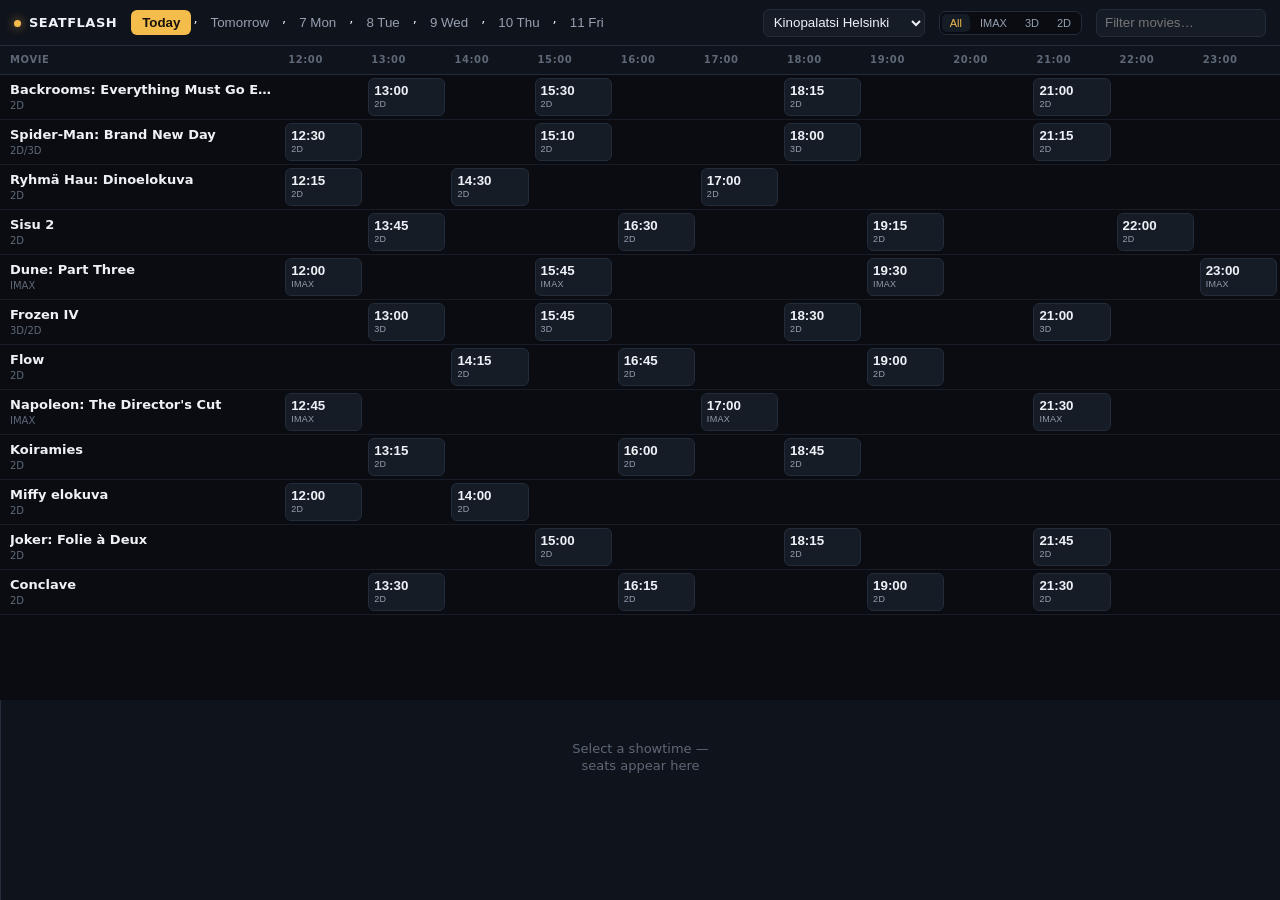
<file: sketches/001-timetable-matrix/index.html>
<!doctype html>
<html lang="en">
<meta charset="utf-8">
<meta name="viewport" content="width=device-width,initial-scale=1">
<title>SeatFlash — Variant A: Timetable</title>
<style>
*{box-sizing:border-box;margin:0;padding:0}
:root{--bg:#0a0c12;--panel:#0f131b;--raised:#161c26;--hover:#1b2230;--line:#232c3a;--soft:#171d28;--text:#eef1f6;--muted:#96a0b1;--dim:#5e6877;--accent:#f3bc4b;--accent-ink:#17120a;--screen:#7fb7e0;--free:#2eaf53;--sold:#34363b;--hold:#d8b94a}
html,body{height:100%}
body{font:13px/1.35 system-ui,-apple-system,"Segoe UI",sans-serif;background:var(--bg);color:var(--text);display:flex;flex-direction:column}
.top{display:flex;align-items:center;gap:14px;padding:0 14px;height:46px;border-bottom:1px solid var(--line);background:var(--panel);flex:0 0 auto}
.brand{font-weight:800;letter-spacing:.5px;white-space:nowrap}.brand i{display:inline-block;width:7px;height:7px;border-radius:50%;background:var(--accent);box-shadow:0 0 10px rgba(243,188,75,.7);margin-right:8px}
.days{display:flex;gap:2px;flex:1;overflow-x:auto;scrollbar-width:none}
.day{border:1px solid transparent;background:transparent;color:var(--muted);border-radius:6px;padding:4px 10px;cursor:pointer;white-space:nowrap}
.day:hover{background:var(--hover);color:var(--text)}.day.active{background:var(--accent);color:var(--accent-ink);font-weight:600}
.fmt{display:flex;gap:2px;padding:2px;border:1px solid var(--line);border-radius:7px;background:var(--bg)}
.fmt button{border:0;background:transparent;color:var(--muted);border-radius:5px;padding:3px 8px;cursor:pointer;font-size:11px}
.fmt button.active{background:var(--raised);color:var(--accent)}
.top select{height:28px;border:1px solid var(--line);border-radius:6px;background:var(--raised);color:var(--text);padding:0 6px;outline:none}
.top input{height:28px;width:170px;border:1px solid var(--line);border-radius:6px;background:var(--raised);color:var(--text);padding:0 8px;outline:none}
.wrap{flex:1;min-height:0;display:grid;grid-template-columns:1fr;transition:none}
.wrap.docked{grid-template-columns:minmax(0,1fr) 384px}
.matrix{min-width:0;overflow:auto;position:relative}
table{border-collapse:collapse;width:100%}
th,td{text-align:left;padding:0}
thead th{position:sticky;top:0;z-index:3;background:var(--panel);border-bottom:1px solid var(--line);padding:7px 6px;font-size:10px;color:var(--dim);text-transform:uppercase;letter-spacing:.6px;min-width:56px}
th.movie-h{position:sticky;left:0;z-index:4;min-width:190px;max-width:190px;background:var(--panel);padding:7px 10px}
td.movie{position:sticky;left:0;z-index:2;background:var(--bg);min-width:190px;max-width:190px;padding:6px 10px;border-bottom:1px solid var(--soft)}
.movie-name{font-weight:650;white-space:nowrap;overflow:hidden;text-overflow:ellipsis}
.movie-meta{font-size:10px;color:var(--dim)}
td.cell{padding:3px;border-bottom:1px solid var(--soft)}
.time{border:1px solid var(--line);background:var(--raised);border-radius:6px;padding:4px 5px;cursor:pointer;min-height:38px;display:flex;flex-direction:column;gap:1px;align-items:flex-start;width:100%;color:var(--text)}
.time:hover{border-color:var(--accent);background:var(--hover)}
.time .t{font-weight:650;font-variant-numeric:tabular-nums}
.time .f{font-size:9px;color:var(--muted);letter-spacing:.3px}
.time.sold{opacity:.35;text-decoration:line-through;cursor:default}
.time.sold:hover{border-color:var(--line);background:var(--raised)}
td.empty{border-bottom:1px solid var(--soft)}
.dock{min-width:0;border-left:1px solid var(--line);background:var(--panel);display:flex;flex-direction:column;overflow:hidden}
.dock-head{padding:10px 12px;border-bottom:1px solid var(--line)}
.dock-title{font-size:14px;font-weight:700;white-space:nowrap;overflow:hidden;text-overflow:ellipsis}
.dock-sub{font-size:11px;color:var(--muted);margin-top:2px}
.dock-stats{display:flex;gap:12px;margin-top:6px;font-size:11px;color:var(--muted)}
.dock-stats strong{color:var(--text)}
.dock-map{flex:1;overflow:auto;padding:12px 14px 18px;display:grid;place-items:start center}
.placeholder{color:var(--dim);text-align:center;padding:40px 20px}
.screen{height:5px;width:70%;margin:0 auto 6px;border-radius:50%;background:linear-gradient(90deg,transparent,var(--screen) 15% 85%,transparent);box-shadow:0 -6px 18px rgba(127,183,224,.25)}
.screen-label{text-align:center;font-size:9px;letter-spacing:2px;color:var(--dim);margin-bottom:8px}
.area-label{text-align:center;font-size:10px;color:var(--muted);margin:6px 0 4px}
.grid{display:grid;gap:2px;justify-content:center}
.seat{width:10px;height:10px;border-radius:2px;border:0;padding:0;background:var(--sold);cursor:pointer}
.seat.av{background:var(--free)}.seat.held{background:var(--hold)}.seat.wc{border-radius:50%}
.seat:hover{transform:scale(1.6);box-shadow:0 0 0 2px var(--bg)}
.legend{display:flex;justify-content:center;gap:12px;margin-top:10px;font-size:10px;color:var(--muted)}
.dot{display:inline-block;width:8px;height:8px;border-radius:2px;margin-right:4px;vertical-align:-1px}
</style>
<div class="top">
  <div class="brand"><i></i>SEATFLASH</div>
  <div class="days" id="days"></div>
  <select id="cinema"><option>Kinopalatsi Helsinki</option><option>Tennispalatsi Helsinki</option><option>Itis Helsinki</option><option>Flamingo Vantaa</option><option>Sello Espoo</option><option>Plevna Tampere</option></select>
  <div class="fmt" id="fmt"><button data-f="All" class="active">All</button><button data-f="IMAX">IMAX</button><button data-f="3D">3D</button><button data-f="2D">2D</button></div>
  <input id="q" placeholder="Filter movies…">
</div>
<div class="wrap" id="wrap">
  <div class="matrix"><table id="tbl"></table></div>
  <aside class="dock" id="dock">
    <div class="placeholder" id="dockPh">Select a showtime —<br>seats appear here</div>
    <div id="dockBody" style="display:none">
      <div class="dock-head">
        <div class="dock-title" id="dTitle"></div>
        <div class="dock-sub" id="dSub"></div>
        <div class="dock-stats" id="dStats"></div>
      </div>
      <div class="dock-map" id="dMap"></div>
    </div>
  </aside>
</div>
<script>
const HOURS=[12,13,14,15,16,17,18,19,20,21,22,23];
const MOVIES=[
 ["Backrooms: Everything Must Go Edition",[["13:00","2D"],["15:30","2D"],["18:15","2D"],["21:00","2D"]]],
 ["Spider-Man: Brand New Day",[["12:30","2D"],["15:10","2D"],["18:00","3D"],["21:15","2D"]]],
 ["Ryhmä Hau: Dinoelokuva",[["12:15","2D"],["14:30","2D"],["17:00","2D"]]],
 ["Sisu 2",[["13:45","2D"],["16:30","2D"],["19:15","2D"],["22:00","2D"]]],
 ["Dune: Part Three",[["12:00","IMAX"],["15:45","IMAX"],["19:30","IMAX"],["23:00","IMAX"]]],
 ["Frozen IV",[["13:00","3D"],["15:45","3D"],["18:30","2D"],["21:00","3D"]]],
 ["Flow",[["14:15","2D"],["16:45","2D"],["19:00","2D"]]],
 ["Napoleon: The Director's Cut",[["12:45","IMAX"],["17:00","IMAX"],["21:30","IMAX"]]],
 ["Koiramies",[["13:15","2D"],["16:00","2D"],["18:45","2D"]]],
 ["Miffy elokuva",[["12:00","2D"],["14:00","2D"]]],
 ["Joker: Folie à Deux",[["15:00","2D"],["18:15","2D"],["21:45","2D"]]],
 ["Conclave",[["13:30","2D"],["16:15","2D"],["19:00","2D"],["21:30","2D"]]],
];
const fmtAll=()=>document.querySelector("#fmt .active").dataset.f;
function renderDays(){const names=["Today","Tomorrow"],el=document.querySelector("#days");el.innerHTML=Array.from({length:7},(_,i)=>{const d=new Date();d.setDate(d.getDate()+i);const l=names[i]||d.toLocaleDateString("en",{weekday:"short",day:"numeric"});return `<button class="day ${i===0?'active':''}">${l}</button>`})}
function render(){
  const q=document.querySelector("#q").value.toLowerCase(),fmt=fmtAll();
  const rows=MOVIES.filter(m=>m[0].toLowerCase().includes(q));
  const cells=h=>HOURS.map(hh=>{
    const t=(m,hour)=>m[1].find(x=>{const n=parseInt(x[0]);return n>=hour&&n<hour+60});
    return t(h,h);
  });
  let html=`<thead><tr><th class="movie-h">Movie</th>${HOURS.map(h=>`<th>${h}:00</th>`).join("")}</tr></thead><tbody>`;
  for(const [name,times] of rows){
    const f=times.map(t=>t[1]).filter((v,i,a)=>a.indexOf(v)===i).join("/")||"2D";
    html+=`<tr><td class="movie"><div class="movie-name">${name}</div><div class="movie-meta">${f}</div></td>`;
    for(const h of HOURS){
      const t=times.find(x=>parseInt(x[0])===h);
      html+=`<td class="cell">${t?`<button class="time" data-t="${t[0]}" data-f="${t[1]}"><span class="t">${t[0]}</span><span class="f">${t[1]}</span></button>`:""}</td>`;
    }
    html+=`</tr>`;
  }
  document.querySelector("#tbl").innerHTML=html+"</tbody>";
}
function seatmap(id){
  const cols=14,rows=8,el=document.createElement("div");
  let n=0;const seed=id.split("").reduce((a,c)=>a+c.charCodeAt(0),0);
  const rnd=()=>{const x=Math.sin(n++*seed)*10000;return x-Math.floor(x)};
  const grid=document.createElement("div");grid.className="grid";grid.style.gridTemplateColumns=`repeat(${cols},10px)`;
  let av=0;
  for(let r=0;r<rows;r++)for(let c=0;c<cols;c++){
    const rv=rnd(),wc=(c===0||c===cols-1)&&r%3===0;
    const cls=wc?"wc":rv<.72?"av":rv<.9?"":"held";
    if(cls==="av")av++;
    const b=document.createElement("button");b.className=`seat ${cls}`;grid.appendChild(b);
  }
  const wrap=document.createElement("div");wrap.style.minWidth="min-content";
  wrap.innerHTML=`<div class="screen"></div><div class="screen-label">SCREEN</div><div class="area-label">Katsomo</div>`;
  wrap.appendChild(grid);
  wrap.innerHTML+=`<div class="legend"><span><i class="dot" style="background:var(--free)"></i>Available</span><span><i class="dot" style="background:var(--sold)"></i>Unavailable</span><span><i class="dot" style="background:var(--hold)"></i>Held</span></div>`;
  return [wrap,av];
}
document.querySelector("#tbl").onclick=e=>{
  const b=e.target.closest(".time");if(!b)return;
  const tr=b.closest("tr"),name=tr.querySelector(".movie-name").textContent;
  document.querySelector("#dockPh").style.display="none";
  document.querySelector("#dockBody").style.display="block";
  document.querySelector("#dTitle").textContent=name;
  document.querySelector("#dSub").textContent=`${document.querySelector("#cinema").value} · ${b.dataset.f} · ${b.dataset.t}`;
  const [map,av]=seatmap(b.dataset.t+name);
  document.querySelector("#dMap").innerHTML="";document.querySelector("#dMap").appendChild(map);
  document.querySelector("#dStats").innerHTML=`<span><strong>${av}</strong> free</span><span><strong>${Math.round(av/(14*8)*100)}%</strong> open</span>`;
  document.querySelector("#wrap").classList.add("docked");
};
document.querySelector("#q").oninput=render;
document.querySelector("#fmt").onclick=e=>{const b=e.target.closest("button");if(!b)return;document.querySelectorAll("#fmt button").forEach(x=>x.classList.toggle("active",x===b));render()};
renderDays();render();
</script>
</html>
</file>
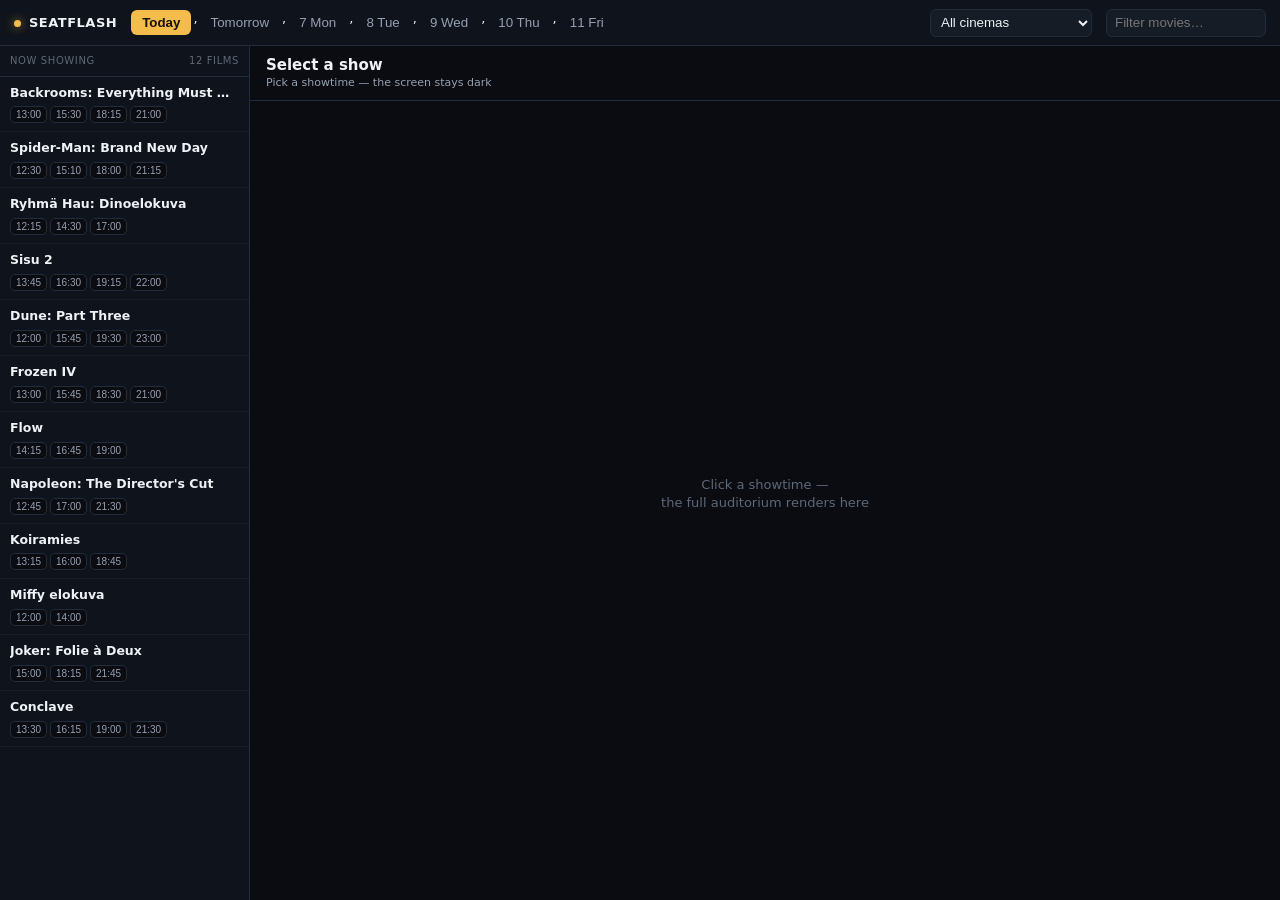
<file: sketches/002-seat-first-split/index.html>
<!doctype html>
<html lang="en">
<meta charset="utf-8">
<meta name="viewport" content="width=device-width,initial-scale=1">
<title>SeatFlash — Variant B: Seat-first</title>
<style>
*{box-sizing:border-box;margin:0;padding:0}
:root{--bg:#0a0c12;--panel:#0f131b;--raised:#161c26;--hover:#1b2230;--line:#232c3a;--soft:#171d28;--text:#eef1f6;--muted:#96a0b1;--dim:#5e6877;--accent:#f3bc4b;--accent-ink:#17120a;--screen:#7fb7e0;--free:#2eaf53;--sold:#34363b;--hold:#d8b94a}
html,body{height:100%}
body{font:13px/1.35 system-ui,-apple-system,"Segoe UI",sans-serif;background:var(--bg);color:var(--text);display:flex;flex-direction:column}
.top{display:flex;align-items:center;gap:14px;padding:0 14px;height:46px;border-bottom:1px solid var(--line);background:var(--panel);flex:0 0 auto}
.brand{font-weight:800;letter-spacing:.5px;white-space:nowrap}.brand i{display:inline-block;width:7px;height:7px;border-radius:50%;background:var(--accent);box-shadow:0 0 10px rgba(243,188,75,.7);margin-right:8px}
.days{display:flex;gap:2px;flex:1;overflow-x:auto;scrollbar-width:none}
.day{border:1px solid transparent;background:transparent;color:var(--muted);border-radius:6px;padding:4px 10px;cursor:pointer;white-space:nowrap}
.day:hover{background:var(--hover);color:var(--text)}.day.active{background:var(--accent);color:var(--accent-ink);font-weight:600}
.top select{height:28px;border:1px solid var(--line);border-radius:6px;background:var(--raised);color:var(--text);padding:0 6px;outline:none}
.top input{height:28px;width:160px;border:1px solid var(--line);border-radius:6px;background:var(--raised);color:var(--text);padding:0 8px;outline:none}
.main{flex:1;min-height:0;display:grid;grid-template-columns:250px 1fr}
.rail{min-height:0;border-right:1px solid var(--line);background:var(--panel);display:flex;flex-direction:column}
.rail-head{padding:8px 10px;border-bottom:1px solid var(--line);font-size:10px;color:var(--dim);text-transform:uppercase;letter-spacing:.6px;display:flex;justify-content:space-between;align-items:center}
.rail-list{flex:1;overflow:auto}
.movie{padding:8px 10px;border-bottom:1px solid var(--soft);cursor:pointer}
.movie:hover{background:var(--hover)}
.movie.sel{background:var(--raised);box-shadow:inset 2px 0 0 var(--accent)}
.m-name{font-weight:650;font-size:12.5px;white-space:nowrap;overflow:hidden;text-overflow:ellipsis}
.m-times{display:flex;flex-wrap:wrap;gap:3px;margin-top:5px}
.chip{border:1px solid var(--line);background:var(--bg);color:var(--muted);border-radius:5px;padding:2px 5px;font-size:10px;cursor:pointer}
.chip:hover{color:var(--text);border-color:var(--accent)}
.chip.on{background:var(--accent);color:var(--accent-ink);border-color:var(--accent);font-weight:600}
.chip.sold{opacity:.35;text-decoration:line-through}
.stage{min-width:0;min-height:0;display:flex;flex-direction:column}
.stage-head{display:flex;align-items:center;gap:14px;padding:9px 16px;border-bottom:1px solid var(--line);min-height:50px}
.st-h1{font-size:15px;font-weight:700;white-space:nowrap;overflow:hidden;text-overflow:ellipsis}
.st-h2{font-size:11px;color:var(--muted);margin-top:1px}
.stats{margin-left:auto;display:flex;gap:14px;color:var(--muted);font-size:12px;white-space:nowrap}
.stats strong{color:var(--text);font-weight:700}
.stage-map{flex:1;min-height:0;overflow:auto;display:grid;place-items:center;padding:14px 24px 28px}
.map-inner{min-width:min-content}
.screen{height:6px;width:78%;margin:0 auto 7px;border-radius:50%;background:linear-gradient(90deg,transparent,var(--screen) 15% 85%,transparent);box-shadow:0 -8px 26px rgba(127,183,224,.3)}
.screen-label{text-align:center;font-size:9px;letter-spacing:2.5px;color:var(--dim);margin-bottom:10px}
.area-label{text-align:center;font-size:11px;color:var(--muted);margin:8px 0 5px}
.grid{display:grid;gap:2.5px;justify-content:center}
.seat{width:13px;height:13px;border-radius:3px;border:0;padding:0;background:var(--sold);cursor:pointer}
.seat.av{background:var(--free)}.seat.held{background:var(--hold)}.seat.wc{border-radius:50%}
.seat:hover{transform:scale(1.5);box-shadow:0 0 0 2px var(--bg)}
.rowlab{display:grid;grid-template-columns:18px 1fr;gap:6px;align-items:center;margin:2px 0}
.rl{font-size:9px;text-align:right;color:var(--dim);font-family:ui-monospace,monospace}
.legend{display:flex;justify-content:center;gap:14px;margin-top:12px;font-size:10px;color:var(--muted)}
.dot{display:inline-block;width:8px;height:8px;border-radius:2px;margin-right:4px;vertical-align:-1px}
.placeholder{color:var(--dim);text-align:center;padding:60px 20px}
</style>
<div class="top">
  <div class="brand"><i></i>SEATFLASH</div>
  <div class="days" id="days"></div>
  <select id="cinema"><option>All cinemas</option><option>Kinopalatsi Helsinki</option><option>Tennispalatsi Helsinki</option><option>Itis Helsinki</option><option>Flamingo Vantaa</option></select>
  <input id="q" placeholder="Filter movies…">
</div>
<div class="main">
  <aside class="rail">
    <div class="rail-head"><span>Now showing</span><span id="count"></span></div>
    <div class="rail-list" id="list"></div>
  </aside>
  <section class="stage">
    <div class="stage-head">
      <div style="min-width:0"><div class="st-h1" id="sTitle">Select a show</div><div class="st-h2" id="sSub">Pick a showtime — the screen stays dark</div></div>
      <div class="stats" id="stats"></div>
    </div>
    <div class="stage-map" id="map"><div class="placeholder">Click a showtime —<br>the full auditorium renders here</div></div>
  </section>
</div>
<script>
const MOVIES=[
 ["Backrooms: Everything Must Go Edition","2D",["13:00","15:30","18:15","21:00"]],
 ["Spider-Man: Brand New Day","2D/3D",["12:30","15:10","18:00","21:15"]],
 ["Ryhmä Hau: Dinoelokuva","2D",["12:15","14:30","17:00"]],
 ["Sisu 2","2D",["13:45","16:30","19:15","22:00"]],
 ["Dune: Part Three","IMAX",["12:00","15:45","19:30","23:00"]],
 ["Frozen IV","3D",["13:00","15:45","18:30","21:00"]],
 ["Flow","2D",["14:15","16:45","19:00"]],
 ["Napoleon: The Director's Cut","IMAX",["12:45","17:00","21:30"]],
 ["Koiramies","2D",["13:15","16:00","18:45"]],
 ["Miffy elokuva","2D",["12:00","14:00"]],
 ["Joker: Folie à Deux","2D",["15:00","18:15","21:45"]],
 ["Conclave","2D",["13:30","16:15","19:00","21:30"]],
];
let sel=null;
function renderDays(){const names=["Today","Tomorrow"],el=document.querySelector("#days");el.innerHTML=Array.from({length:7},(_,i)=>{const d=new Date();d.setDate(d.getDate()+i);const l=names[i]||d.toLocaleDateString("en",{weekday:"short",day:"numeric"});return `<button class="day ${i===0?'active':''}">${l}</button>`})}
function render(){
  const q=document.querySelector("#q").value.toLowerCase();
  const rows=MOVIES.filter(m=>m[0].toLowerCase().includes(q));
  document.querySelector("#count").textContent=rows.length+" films";
  document.querySelector("#list").innerHTML=rows.map((m,mi)=>{
    const [name,fmt,times]=m;
    return `<div class="movie ${sel&&sel.mi===mi?'sel':''}" data-mi="${mi}"><div class="m-name">${name}</div><div class="m-times">${times.map(t=>`<button class="chip ${sel&&sel.mi===mi&&sel.t===t?'on':''}" data-mi="${mi}" data-t="${t}">${t}</button>`).join("")}</div></div>`;
  }).join("");
}
function seatmap(id){
  const cols=16,rows=9,grid=document.createElement("div");
  grid.className="grid";grid.style.gridTemplateColumns=`repeat(${cols},13px)`;
  let n=0;const seed=id.split("").reduce((a,c)=>a+c.charCodeAt(0),0);
  const rnd=()=>{const x=Math.sin(n++*seed)*10000;return x-Math.floor(x)};
  let av=0;
  const rowsHtml=[];
  for(let r=0;r<rows;r++){
    const wrap=document.createElement("div");wrap.className="rowlab";
    wrap.innerHTML=`<span class="rl">${r+1}</span>`;
    const rowg=document.createElement("div");rowg.className="grid";rowg.style.gridTemplateColumns=`repeat(${cols},13px)`;
    for(let c=0;c<cols;c++){
      const rv=rnd(),wc=(c===0||c===cols-1)&&r%3===0;
      const cls=wc?"wc":rv<.72?"av":rv<.9?"":"held";
      if(cls==="av")av++;
      const b=document.createElement("button");b.className=`seat ${cls}`;rowg.appendChild(b);
    }
    wrap.appendChild(rowg);grid.appendChild(wrap);
  }
  const wrap=document.createElement("div");wrap.className="map-inner";
  wrap.innerHTML=`<div class="screen"></div><div class="screen-label">SCREEN</div><div class="area-label">Katsomo</div>`;
  wrap.appendChild(grid);
  wrap.innerHTML+=`<div class="legend"><span><i class="dot" style="background:var(--free)"></i>Available</span><span><i class="dot" style="background:var(--sold)"></i>Unavailable</span><span><i class="dot" style="background:var(--hold)"></i>Held</span></div>`;
  return [wrap,av];
}
function load(mi,t){
  const [name,fmt,times]=MOVIES[mi];
  sel={mi,t};
  render();
  document.querySelector("#sTitle").textContent=name;
  document.querySelector("#sSub").textContent=`${document.querySelector("#cinema").value} · ${fmt} · ${t}`;
  const [map,av]=seatmap(t+name);
  const m=document.querySelector("#map");m.innerHTML="";m.appendChild(map);
  document.querySelector("#stats").innerHTML=`<span><strong>${av}</strong> free</span><span><strong>${Math.round(av/(16*9)*100)}%</strong> open</span>`;
}
document.querySelector("#list").onclick=e=>{
  const chip=e.target.closest(".chip");
  if(chip)return load(+chip.dataset.mi,chip.dataset.t);
  const mv=e.target.closest(".movie");
  if(mv){const mi=+mv.dataset.mi;if(sel&&sel.mi===mi)return;load(mi,MOVIES[mi][2][0])}
};
document.querySelector("#q").oninput=render;
renderDays();render();
</script>
</html>
</file>
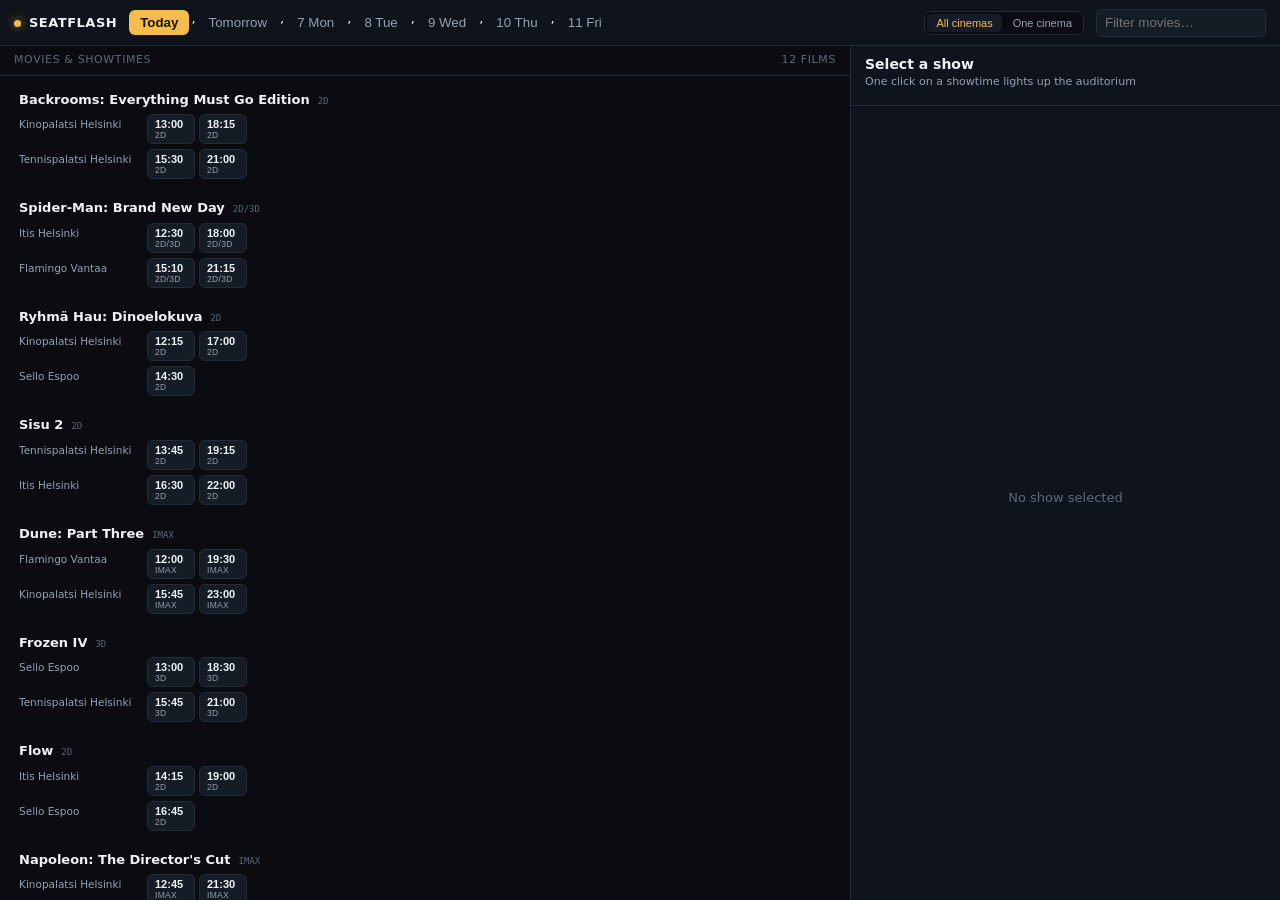
<file: sketches/003-unified-hybrid/index.html>
<!doctype html>
<html lang="en">
<meta charset="utf-8">
<meta name="viewport" content="width=device-width,initial-scale=1">
<title>SeatFlash — Variant C: Unified</title>
<style>
*{box-sizing:border-box;margin:0;padding:0}
:root{--bg:#0a0c12;--panel:#0f131b;--raised:#161c26;--hover:#1b2230;--line:#232c3a;--soft:#171d28;--text:#eef1f6;--muted:#96a0b1;--dim:#5e6877;--accent:#f3bc4b;--accent-ink:#17120a;--screen:#7fb7e0;--free:#2eaf53;--sold:#34363b;--hold:#d8b94a}
html,body{height:100%}
body{font:13px/1.35 system-ui,-apple-system,"Segoe UI",sans-serif;background:var(--bg);color:var(--text);display:flex;flex-direction:column}
.top{display:flex;align-items:center;gap:12px;padding:0 14px;height:46px;border-bottom:1px solid var(--line);background:var(--panel);flex:0 0 auto}
.brand{font-weight:800;letter-spacing:.5px;white-space:nowrap}.brand i{display:inline-block;width:7px;height:7px;border-radius:50%;background:var(--accent);box-shadow:0 0 10px rgba(243,188,75,.7);margin-right:8px}
.days{display:flex;gap:2px;flex:1;overflow-x:auto;scrollbar-width:none}
.day{border:1px solid transparent;background:transparent;color:var(--muted);border-radius:6px;padding:4px 10px;cursor:pointer;white-space:nowrap}
.day:hover{background:var(--hover);color:var(--text)}.day.active{background:var(--accent);color:var(--accent-ink);font-weight:600}
.ctl{display:flex;gap:2px;padding:2px;border:1px solid var(--line);border-radius:7px;background:var(--bg)}
.ctl button{border:0;background:transparent;color:var(--muted);border-radius:5px;padding:3px 9px;cursor:pointer;font-size:11px}
.ctl button.active{background:var(--raised);color:var(--accent)}
.top input{height:28px;width:170px;border:1px solid var(--line);border-radius:6px;background:var(--raised);color:var(--text);padding:0 8px;outline:none}
.main{flex:1;min-height:0;display:grid;grid-template-columns:minmax(0,1fr) 430px}
.list{min-width:0;min-height:0;display:flex;flex-direction:column}
.list-head{display:flex;align-items:center;justify-content:space-between;padding:7px 14px;border-bottom:1px solid var(--line);font-size:11px;color:var(--dim);text-transform:uppercase;letter-spacing:.6px;flex:0 0 auto}
.rows{flex:1;overflow:auto;padding:6px 8px}
.movie{padding:8px 10px;border:1px solid transparent;border-radius:8px;margin-bottom:2px}
.movie:hover{background:var(--hover)}
.movie.sel{background:var(--raised);border-color:var(--line)}
.m-row{display:flex;align-items:baseline;gap:8px}
.m-name{font-weight:650;white-space:nowrap;overflow:hidden;text-overflow:ellipsis}
.m-fmt{font-size:9px;color:var(--dim);white-space:nowrap;font-family:ui-monospace,monospace}
.cinemas{margin-top:6px;display:flex;flex-direction:column;gap:5px}
.cg{display:grid;grid-template-columns:120px 1fr;gap:8px;align-items:start}
.cg-name{font-size:10.5px;color:var(--muted);padding-top:3px;white-space:nowrap;overflow:hidden;text-overflow:ellipsis}
.cg-times{display:flex;flex-wrap:wrap;gap:4px}
.chip{border:1px solid var(--line);background:var(--raised);border-radius:6px;padding:3px 7px;cursor:pointer;font-size:11px;display:inline-flex;flex-direction:column;align-items:flex-start;gap:0;min-width:48px;color:var(--text)}
.chip:hover{border-color:var(--accent)}
.chip.on{background:#3c3118;border-color:rgba(243,188,75,.55)}
.chip .t{font-weight:650;font-variant-numeric:tabular-nums}
.chip .f{font-size:8.5px;color:var(--muted);letter-spacing:.3px}
.chip.on .f{color:#e8c87f}
.chip.sold{opacity:.35;text-decoration:line-through}
.seatpane{min-width:0;min-height:0;border-left:1px solid var(--line);background:var(--panel);display:flex;flex-direction:column}
.seat-head{padding:9px 14px;border-bottom:1px solid var(--line);min-height:50px}
.sh1{font-size:14px;font-weight:700;white-space:nowrap;overflow:hidden;text-overflow:ellipsis}
.sh2{font-size:11px;color:var(--muted);margin-top:1px}
.stats{display:flex;gap:14px;margin-top:6px;font-size:11px;color:var(--muted)}
.stats strong{color:var(--text)}
.seat-map{flex:1;min-height:0;overflow:auto;display:grid;place-items:start center;padding:12px 16px 22px}
.map-inner{min-width:min-content}
.screen{height:5px;width:75%;margin:0 auto 6px;border-radius:50%;background:linear-gradient(90deg,transparent,var(--screen) 15% 85%,transparent);box-shadow:0 -7px 22px rgba(127,183,224,.28)}
.screen-label{text-align:center;font-size:9px;letter-spacing:2px;color:var(--dim);margin-bottom:8px}
.area-label{text-align:center;font-size:10px;color:var(--muted);margin:6px 0 4px}
.grid{display:grid;gap:2px;justify-content:center}
.seat{width:10px;height:10px;border-radius:2px;border:0;padding:0;background:var(--sold);cursor:pointer}
.seat.av{background:var(--free)}.seat.held{background:var(--hold)}.seat.wc{border-radius:50%}
.seat:hover{transform:scale(1.6);box-shadow:0 0 0 2px var(--bg)}
.legend{display:flex;justify-content:center;gap:12px;margin-top:10px;font-size:10px;color:var(--muted)}
.dot{display:inline-block;width:8px;height:8px;border-radius:2px;margin-right:4px;vertical-align:-1px}
.placeholder{color:var(--dim);text-align:center;padding:50px 20px;align-self:center}
@media(max-width:1100px){.main{grid-template-columns:1fr}.seatpane{display:none}}
</style>
<div class="top">
  <div class="brand"><i></i>SEATFLASH</div>
  <div class="days" id="days"></div>
  <div class="ctl" id="scope"><button data-s="all" class="active">All cinemas</button><button data-s="one">One cinema</button></div>
  <input id="q" placeholder="Filter movies…">
</div>
<div class="main">
  <section class="list">
    <div class="list-head"><span>Movies &amp; showtimes</span><span id="count"></span></div>
    <div class="rows" id="rows"></div>
  </section>
  <aside class="seatpane">
    <div class="seat-head">
      <div class="sh1" id="sTitle">Select a show</div>
      <div class="sh2" id="sSub">One click on a showtime lights up the auditorium</div>
      <div class="stats" id="stats"></div>
    </div>
    <div class="seat-map" id="map"><div class="placeholder">No show selected</div></div>
  </aside>
</div>
<script>
const CINEMAS=["Kinopalatsi Helsinki","Tennispalatsi Helsinki","Itis Helsinki","Flamingo Vantaa","Sello Espoo"];
const DATA=[
 ["Backrooms: Everything Must Go Edition","2D",{"Kinopalatsi Helsinki":["13:00","18:15"],"Tennispalatsi Helsinki":["15:30","21:00"]}],
 ["Spider-Man: Brand New Day","2D/3D",{"Itis Helsinki":["12:30","18:00"],"Flamingo Vantaa":["15:10","21:15"]}],
 ["Ryhmä Hau: Dinoelokuva","2D",{"Kinopalatsi Helsinki":["12:15","17:00"],"Sello Espoo":["14:30"]}],
 ["Sisu 2","2D",{"Tennispalatsi Helsinki":["13:45","19:15"],"Itis Helsinki":["16:30","22:00"]}],
 ["Dune: Part Three","IMAX",{"Flamingo Vantaa":["12:00","19:30"],"Kinopalatsi Helsinki":["15:45","23:00"]}],
 ["Frozen IV","3D",{"Sello Espoo":["13:00","18:30"],"Tennispalatsi Helsinki":["15:45","21:00"]}],
 ["Flow","2D",{"Itis Helsinki":["14:15","19:00"],"Sello Espoo":["16:45"]}],
 ["Napoleon: The Director's Cut","IMAX",{"Kinopalatsi Helsinki":["12:45","21:30"],"Flamingo Vantaa":["17:00"]}],
 ["Koiramies","2D",{"Tennispalatsi Helsinki":["13:15","18:45"],"Itis Helsinki":["16:00"]}],
 ["Miffy elokuva","2D",{"Sello Espoo":["12:00"],"Flamingo Vantaa":["14:00"]}],
 ["Joker: Folie à Deux","2D",{"Kinopalatsi Helsinki":["15:00","21:45"],"Itis Helsinki":["18:15"]}],
 ["Conclave","2D",{"Tennispalatsi Helsinki":["13:30","19:00"],"Sello Espoo":["16:15","21:30"]}],
];
let sel=null;
function renderDays(){const names=["Today","Tomorrow"],el=document.querySelector("#days");el.innerHTML=Array.from({length:7},(_,i)=>{const d=new Date();d.setDate(d.getDate()+i);const l=names[i]||d.toLocaleDateString("en",{weekday:"short",day:"numeric"});return `<button class="day ${i===0?'active':''}">${l}</button>`})}
function render(){
  const q=document.querySelector("#q").value.toLowerCase(),one=document.querySelector("#scope .active").dataset.s==="one";
  const rows=DATA.filter(m=>m[0].toLowerCase().includes(q));
  document.querySelector("#count").textContent=rows.length+" films";
  document.querySelector("#rows").innerHTML=rows.map((m,mi)=>{
    const [name,fmt,byCin]=m;
    const groups=one?{"":Object.values(byCin).flat().map(t=>[t,fmt])}:Object.entries(byCin);
    return `<div class="movie ${sel&&sel.mi===mi?'sel':''}" data-mi="${mi}"><div class="m-row"><span class="m-name">${name}</span><span class="m-fmt">${fmt}</span></div><div class="cinemas">${groups.map(([cn,times])=>`<div class="cg"><div class="cg-name">${cn||""}</div><div class="cg-times">${times.map((t,ti)=>{const tt=Array.isArray(t)?t[0]:t,ff=Array.isArray(t)?t[1]:fmt;return `<button class="chip ${sel&&sel.mi===mi&&sel.c===cn&&sel.t===tt?'on':''}" data-mi="${mi}" data-c="${cn}" data-t="${tt}" data-f="${ff}"><span class="t">${tt}</span><span class="f">${ff}</span></button>`}).join("")}</div></div>`).join("")}</div></div>`;
  }).join("");
}
function seatmap(id){
  const cols=14,rows=8,grid=document.createElement("div");
  grid.className="grid";grid.style.gridTemplateColumns=`repeat(${cols},10px)`;
  let n=0;const seed=id.split("").reduce((a,c)=>a+c.charCodeAt(0),0);
  const rnd=()=>{const x=Math.sin(n++*seed)*10000;return x-Math.floor(x)};
  let av=0;
  for(let r=0;r<rows;r++)for(let c=0;c<cols;c++){
    const rv=rnd(),wc=(c===0||c===cols-1)&&r%3===0;
    const cls=wc?"wc":rv<.72?"av":rv<.9?"":"held";
    if(cls==="av")av++;
    const b=document.createElement("button");b.className=`seat ${cls}`;grid.appendChild(b);
  }
  const wrap=document.createElement("div");wrap.className="map-inner";
  wrap.innerHTML=`<div class="screen"></div><div class="screen-label">SCREEN</div><div class="area-label">Katsomo</div>`;
  wrap.appendChild(grid);
  wrap.innerHTML+=`<div class="legend"><span><i class="dot" style="background:var(--free)"></i>Available</span><span><i class="dot" style="background:var(--sold)"></i>Unavailable</span><span><i class="dot" style="background:var(--hold)"></i>Held</span></div>`;
  return [wrap,av];
}
function load(mi,c,t,f){
  const [name]=DATA[mi];
  sel={mi,c,t};
  render();
  document.querySelector("#sTitle").textContent=name;
  document.querySelector("#sSub").textContent=`${c||"All cinemas"} · ${f} · ${t}`;
  const [map,av]=seatmap(t+name+c);
  const m=document.querySelector("#map");m.innerHTML="";m.appendChild(map);
  document.querySelector("#stats").innerHTML=`<span><strong>${av}</strong> free</span><span><strong>${Math.round(av/(14*8)*100)}%</strong> open</span>`;
}
document.querySelector("#rows").onclick=e=>{
  const chip=e.target.closest(".chip");
  if(chip)return load(+chip.dataset.mi,chip.dataset.c,chip.dataset.t,chip.dataset.f);
};
document.querySelector("#scope").onclick=e=>{const b=e.target.closest("button");if(!b)return;document.querySelectorAll("#scope button").forEach(x=>x.classList.toggle("active",x===b));render()};
document.querySelector("#q").oninput=render;
renderDays();render();
</script>
</html>
</file>
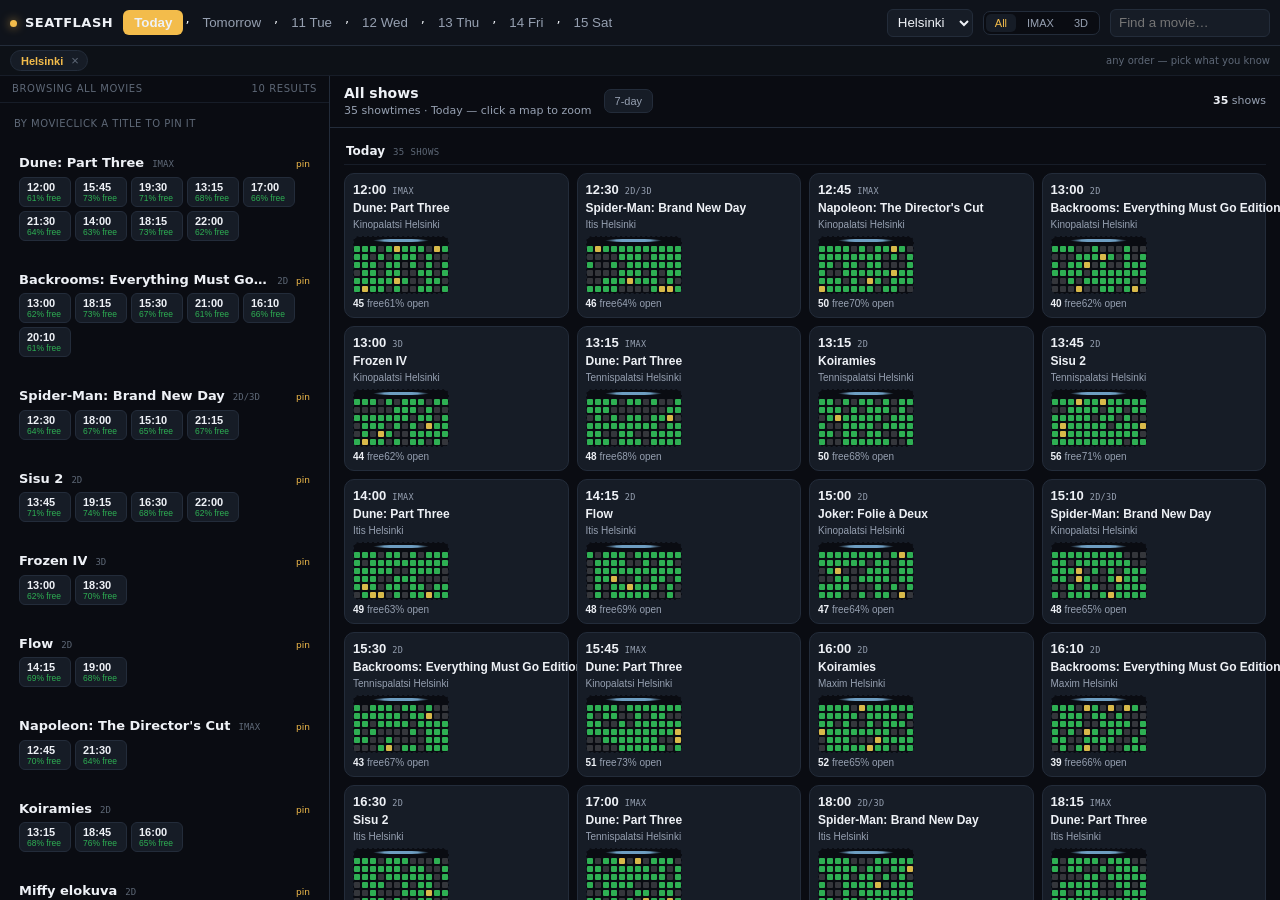
<file: sketches/004-unified-strip/index.html>
<!doctype html>
<html lang="en">
<meta charset="utf-8">
<meta name="viewport" content="width=device-width,initial-scale=1">
<title>SeatFlash — A: Unified strip (grid-default pane)</title>
<style>
*{box-sizing:border-box;margin:0;padding:0}
:root{--bg:#0a0c12;--panel:#0f131b;--raised:#161c26;--hover:#1b2230;--line:#232c3a;--soft:#171d28;--text:#eef1f6;--muted:#96a0b1;--dim:#5e6877;--accent:#f3bc4b;--screen:#7fb7e0;--free:#2eaf53;--sold:#34363b;--hold:#d8b94a;--danger:#ff7c86}
html,body{height:100%}
body{font:13px/1.35 system-ui,-apple-system,"Segoe UI",sans-serif;background:var(--bg);color:var(--text);display:flex;flex-direction:column}
.top{display:flex;align-items:center;gap:10px;padding:0 10px;height:46px;border-bottom:1px solid var(--line);background:var(--panel);flex:0 0 auto}
.brand{font-weight:800;letter-spacing:.5px;white-space:nowrap}.brand i{display:inline-block;width:7px;height:7px;border-radius:50%;background:var(--accent);box-shadow:0 0 10px rgba(243,188,75,.7);margin-right:8px}
.days{display:flex;gap:2px;flex:1;overflow-x:auto;scrollbar-width:none}
.day{border:1px solid transparent;background:transparent;color:var(--muted);border-radius:6px;padding:4px 10px;cursor:pointer;white-space:nowrap}
.day:hover{background:var(--hover);color:var(--text)}.day.active{background:var(--accent);color:var(--accent-ink);font-weight:600}
.ctl{display:flex;gap:2px;padding:2px;border:1px solid var(--line);border-radius:7px;background:var(--bg)}
.ctl button{border:0;background:transparent;color:var(--muted);border-radius:5px;padding:3px 9px;cursor:pointer;font-size:11px}
.ctl button.active{background:var(--raised);color:var(--accent)}
.top select{height:28px;border:1px solid var(--line);border-radius:6px;background:var(--raised);color:var(--text);padding:0 6px;outline:none;max-width:190px}
.top input{height:28px;width:160px;border:1px solid var(--line);border-radius:6px;background:var(--raised);color:var(--text);padding:0 8px;outline:none}
.pins{display:flex;align-items:center;gap:6px;padding:4px 10px;border-bottom:1px solid var(--soft);background:#0d1117;flex:0 0 auto;overflow-x:auto;scrollbar-width:none}
.pins:empty{display:none}
.pin{display:flex;align-items:center;gap:6px;border:1px solid var(--line);background:var(--raised);color:var(--text);border-radius:99px;padding:3px 6px 3px 10px;font-size:11px;cursor:pointer;white-space:nowrap}
.pin b{color:var(--accent);font-weight:600}
.pin .x{color:var(--dim);font-size:13px;line-height:1;padding:0 2px}
.pin .x:hover{color:var(--danger)}
.pins .hint{color:var(--dim);font-size:10px;margin-left:auto;white-space:nowrap}
.main{flex:1;min-height:0;display:grid;grid-template-columns:330px minmax(0,1fr)}
.list{min-width:0;min-height:0;display:flex;flex-direction:column;border-right:1px solid var(--line)}
.list-head{display:flex;align-items:center;justify-content:space-between;padding:6px 12px;border-bottom:1px solid var(--soft);font-size:10px;color:var(--dim);text-transform:uppercase;letter-spacing:.6px;flex:0 0 auto}
.rows{flex:1;overflow:auto;padding:6px 10px}
.group-label{font-size:10px;color:var(--dim);text-transform:uppercase;letter-spacing:.5px;padding:8px 4px 4px}
.movie{padding:7px 8px;border:1px solid transparent;border-radius:8px;margin-bottom:2px;cursor:pointer}
.movie:hover{background:var(--hover);border-color:var(--line)}
.movie.pinned{background:var(--raised);border-color:var(--accent)}
.m-row{display:flex;align-items:baseline;gap:8px}
.m-name{font-weight:650;white-space:nowrap;overflow:hidden;text-overflow:ellipsis}
.m-fmt{font:9px ui-monospace,monospace;color:var(--dim)}
.m-pin{font-size:9px;color:var(--accent);margin-left:auto;white-space:nowrap}
.times{display:flex;flex-wrap:wrap;gap:4px;margin-top:5px}
.chip{border:1px solid var(--line);background:var(--raised);border-radius:6px;padding:3px 7px;cursor:pointer;font-size:11px;display:inline-flex;flex-direction:column;align-items:flex-start;min-width:52px;color:var(--text)}
.chip:hover{border-color:var(--accent)}
.chip .t{font-weight:650;font-variant-numeric:tabular-nums}
.chip .p{font-size:8.5px;color:var(--free)}
.chip.sold{opacity:.35;text-decoration:line-through;cursor:default}
.seatpane{min-width:0;min-height:0;display:flex;flex-direction:column}
.seat-head{display:flex;align-items:center;gap:12px;padding:8px 14px;border-bottom:1px solid var(--line);min-height:50px;flex:0 0 auto}
.sh1{font-size:14px;font-weight:700;white-space:nowrap;overflow:hidden;text-overflow:ellipsis}
.sh2{font-size:11px;color:var(--muted);margin-top:1px}
.stats{display:flex;gap:14px;margin-left:auto;font-size:11px;color:var(--muted);white-space:nowrap}
.stats strong{color:var(--text)}
.btn{border:1px solid var(--line);background:var(--raised);color:var(--muted);border-radius:7px;padding:5px 10px;font-size:11px;cursor:pointer;white-space:nowrap;flex:0 0 auto}
.btn:hover{color:var(--text);border-color:var(--accent)}
.btn.on{background:#3c3118;border-color:rgba(243,188,75,.55);color:#e8c87f}
.grid-pane{flex:1;min-height:0;overflow:auto;padding:10px 14px 20px;scrollbar-width:thin;scrollbar-color:#2a3342 transparent}
.day-block{margin-bottom:14px}
.day-title{font:700 12px/1.2 system-ui;color:var(--text);padding:6px 2px;border-bottom:1px solid var(--soft);margin-bottom:8px;display:flex;align-items:baseline;gap:8px}
.day-title span{font:9px ui-monospace,monospace;color:var(--dim);letter-spacing:.4px;text-transform:uppercase}
.mm-grid{display:grid;grid-template-columns:repeat(auto-fill,minmax(200px,1fr));gap:8px}
.minimap{display:flex;flex-direction:column;gap:4px;padding:8px;border:1px solid var(--line);border-radius:10px;background:var(--raised);text-align:left;color:var(--text);cursor:pointer}
.minimap:hover{border-color:var(--accent);background:var(--hover)}
.mm-top{display:flex;align-items:baseline;gap:6px}
.mm-time{font-weight:700;font-size:13px;font-variant-numeric:tabular-nums}
.mm-fmt{font:8.5px ui-monospace,monospace;color:var(--muted);letter-spacing:.3px;margin-left:auto}
.mm-title{font-weight:600;font-size:12px;white-space:nowrap;overflow:hidden;text-overflow:ellipsis}
.mm-cinema{font-size:10px;color:var(--muted);white-space:nowrap;overflow:hidden;text-overflow:ellipsis}
.mm-stage{display:flex;flex-direction:column;gap:4px;margin-top:2px;min-height:58px;justify-content:center;align-items:center;border:1px dashed var(--soft);border-radius:6px;background:var(--bg)}
.mm-screen{width:60%;height:3px;border-radius:50%;background:linear-gradient(90deg,transparent,var(--screen) 20% 80%,transparent);opacity:.85}
.mm-rows{display:grid;gap:2px;justify-content:center}
.mm-row{display:grid;gap:2px;justify-content:center}
.mm-seat{width:6px;height:6px;border-radius:1px;background:var(--sold)}
.mm-seat.av{background:var(--free)}.mm-seat.held{background:var(--hold)}
.mm-stats{font-size:10px;color:var(--muted);display:flex;justify-content:space-between}
.mm-stats strong{color:var(--text)}
.map-view{flex:1;min-height:0;overflow:auto;display:grid;place-items:start center;padding:12px 16px 22px}
.map-inner{min-width:min-content}
.screen{height:5px;width:75%;margin:0 auto 6px;border-radius:50%;background:linear-gradient(90deg,transparent,var(--screen) 15% 85%,transparent);box-shadow:0 -7px 22px rgba(127,183,224,.28)}
.screen-label{text-align:center;font-size:9px;letter-spacing:2px;color:var(--dim);margin-bottom:8px}
.area-label{text-align:center;font-size:10px;color:var(--muted);margin:6px 0 4px}
.grid{display:grid;gap:2px;justify-content:center}
.seat{width:12px;height:12px;border-radius:2px;border:0;padding:0;background:var(--sold)}
.seat.av{background:var(--free)}.seat.held{background:var(--hold)}
.legend{display:flex;justify-content:center;gap:12px;margin-top:10px;font-size:10px;color:var(--muted)}
.dot{display:inline-block;width:8px;height:8px;border-radius:2px;margin-right:4px;vertical-align:-1px}
.placeholder{color:var(--dim);text-align:center;padding:50px 20px;align-self:center}
</style>
<div class="top">
  <div class="brand"><i></i>SEATFLASH</div>
  <div class="days" id="days"></div>
  <select id="city"><option>Helsinki</option><option>Tampere</option><option>Turku</option><option>All cities</option></select>
  <div class="ctl" id="fmt"><button data-f="All" class="active">All</button><button data-f="IMAX">IMAX</button><button data-f="3D">3D</button></div>
  <input id="q" placeholder="Find a movie…">
</div>
<div class="pins" id="pins"></div>
<div class="main">
  <section class="list">
    <div class="list-head"><span id="modeLabel">Browsing all movies</span><span id="count"></span></div>
    <div class="rows" id="rows"></div>
  </section>
  <aside class="seatpane">
    <div class="seat-head">
      <div><div class="sh1" id="sTitle">All shows</div><div class="sh2" id="sSub">every showtime at a glance — click a map to zoom</div></div>
      <button class="btn" id="backBtn" hidden>← All shows</button>
      <button class="btn" id="wideBtn">7-day</button>
      <div class="stats" id="stats"></div>
    </div>
    <div id="paneBody" class="grid-pane"></div>
  </aside>
</div>
<script>
const CINEMAS={Helsinki:["Kinopalatsi Helsinki","Tennispalatsi Helsinki","Itis Helsinki","Maxim Helsinki"],Tampere:["Plevna Tampere","Cine Atlas Tampere"],Turku:["Kinopalatsi Turku"]};
const DATA=[
 ["Dune: Part Three","IMAX",{"Kinopalatsi Helsinki":["12:00","15:45","19:30"],"Tennispalatsi Helsinki":["13:15","17:00","21:30"],"Itis Helsinki":["14:00","18:15","22:00"],"Plevna Tampere":["16:00","20:00"]}],
 ["Backrooms: Everything Must Go Edition","2D",{"Kinopalatsi Helsinki":["13:00","18:15"],"Tennispalatsi Helsinki":["15:30","21:00"],"Maxim Helsinki":["16:10","20:10"],"Cine Atlas Tampere":["17:45"]}],
 ["Spider-Man: Brand New Day","2D/3D",{"Itis Helsinki":["12:30","18:00"],"Kinopalatsi Helsinki":["15:10","21:15"],"Plevna Tampere":["13:00","19:30"],"Kinopalatsi Turku":["14:20","20:40"]}],
 ["Sisu 2","2D",{"Tennispalatsi Helsinki":["13:45","19:15"],"Itis Helsinki":["16:30","22:00"]}],
 ["Frozen IV","3D",{"Kinopalatsi Helsinki":["13:00","18:30"],"Plevna Tampere":["15:45","21:00"]}],
 ["Flow","2D",{"Itis Helsinki":["14:15","19:00"],"Kinopalatsi Turku":["16:45"]}],
 ["Napoleon: The Director's Cut","IMAX",{"Kinopalatsi Helsinki":["12:45","21:30"],"Cine Atlas Tampere":["17:00"]}],
 ["Koiramies","2D",{"Tennispalatsi Helsinki":["13:15","18:45"],"Maxim Helsinki":["16:00"]}],
 ["Miffy elokuva","2D",{"Kinopalatsi Turku":["12:00","14:00"],"Plevna Tampere":["15:30"]}],
 ["Joker: Folie à Deux","2D",{"Kinopalatsi Helsinki":["15:00","21:45"],"Itis Helsinki":["18:15"]}],
];
const DAYS=["Today","Tomorrow","11 Tue","12 Wed","13 Thu","14 Fri","15 Sat"];
let pinned=null,selDay=0,wide=false,zoomed=null;
const $=s=>document.querySelector(s);
const esc=s=>String(s??"").replace(/[&<>"']/g,c=>({"&":"&amp;","<":"&lt;",">":"&gt;",'"':"&quot;","'":"&#39;"}[c]));
const pct=t=>40+(t.split("").reduce((a,c)=>a+c.charCodeAt(0),0)%58);
function rndStream(seed){let n=0;return()=>{const x=Math.sin(n++*seed)*10000;return x-Math.floor(x)}}
function renderDays(){const el=$("#days");el.innerHTML=DAYS.map((l,i)=>`<button class="day ${i===selDay?'active':''}">${l}</button>`)}
function renderPins(){
  const parts=[];
  if(pinned&&pinned.type==="movie")parts.push(`<button class="pin" data-unpin="movie"><b>${pinned.name}</b><span class="x">×</span></button>`);
  if(pinned&&pinned.type==="cinema")parts.push(`<button class="pin" data-unpin="cinema"><b>${pinned.name}</b><span class="x">×</span></button>`);
  const c=$("#city").value;
  if(c!=="All cities")parts.push(`<button class="pin" data-unpin="city"><b>${c}</b><span class="x">×</span></button>`);
  $("#pins").innerHTML=parts.join("")+`<span class="hint">any order — pick what you know</span>`;
}
function filteredShows(){
  const q=$("#q").value.toLowerCase(),f=$("#fmt .active").dataset.f,c=$("#city").value;
  const cinemas=c==="All cities"?Object.values(CINEMAS).flat():CINEMAS[c];
  const out=[];
  for(const [name,fmt,byC] of DATA){
    if(pinned&&pinned.type==="movie"&&name!==pinned.name)continue;
    if(q&&!name.toLowerCase().includes(q))continue;
    if(f!=="All"&&!fmt.includes(f))continue;
    for(const [cn,times] of Object.entries(byC)){
      if(pinned&&pinned.type==="cinema"&&cn!==pinned.name)continue;
      if(!cinemas.includes(cn))continue;
      for(const t of times)out.push({name,fmt,cn,t,p:pct(t)});
    }
  }
  return out.sort((a,b)=>a.t.localeCompare(b.t));
}
function miniSeats(seed,p){
  const rnd=rndStream(seed),cols=12,rows=6;let html="",av=0;
  for(let r=0;r<rows;r++){html+=`<div class="mm-row" style="grid-template-columns:repeat(${cols},6px)">`;for(let c2=0;c2<cols;c2++){const rv=rnd(),cls=rv<p/100?"av":rv<.95?"":"held";if(cls==="av")av++;html+=`<span class="mm-seat ${cls}"></span>`}html+=`</div>`}
  return [html,av];
}
function renderGrid(){
  zoomed=null;$("#backBtn").hidden=true;$("#sTitle").textContent="All shows";
  $("#paneBody").className="grid-pane";
  const shows=filteredShows();
  $("#sSub").textContent=wide?`${shows.length} showtimes · next 7 days — click a map to zoom`:`${shows.length} showtimes · ${DAYS[selDay]} — click a map to zoom`;
  $("#stats").innerHTML=`<span><strong>${shows.length}</strong> shows</span>`;
  const block=(label,sub,list)=>`<section class="day-block"><div class="day-title">${label}<span>${sub}</span></div><div class="mm-grid">${list}</div></section>`;
  const card=s=>{const [seats,av]=miniSeats((s.name+s.cn+s.t).split("").reduce((a,c)=>a+c.charCodeAt(0),0),s.p);return `<button class="minimap" data-m="${esc(s.name)}" data-c="${esc(s.cn)}" data-t="${s.t}"><span class="mm-top"><span class="mm-time">${s.t}</span><span class="mm-fmt">${esc(s.fmt)}</span></span><span class="mm-title">${esc(s.name)}</span><span class="mm-cinema">${esc(s.cn)}</span><span class="mm-stage"><span class="mm-screen"></span><span class="mm-rows">${seats}</span></span><span class="mm-stats"><span><strong>${av}</strong> free</span><span>${s.p}% open</span></span></button>`};
  if(wide){
    const blocks=DAYS.map((d,i)=>{const list=shows.map(card).join("");return list?block(d,`${shows.length} shows`,list):""}).join("");
    $("#paneBody").innerHTML=blocks||`<div class="placeholder">No shows match</div>`;
  }else{
    $("#paneBody").innerHTML=block(DAYS[selDay],`${shows.length} shows`,shows.map(card).join(""))||`<div class="placeholder">No shows match</div>`;
  }
}
function zoom(m,c,t){
  zoomed={m,c,t};
  $("#backBtn").hidden=false;$("#sTitle").textContent=m;$("#sSub").textContent=`${c} · ${t} · ${DAYS[selDay]}`;
  const seed=(m+c+t).split("").reduce((a,x)=>a+x.charCodeAt(0),0),p=pct(t);
  const rnd=rndStream(seed),cols=14,rows=8;let g="",av=0;
  for(let r=0;r<rows;r++){for(let c2=0;c2<cols;c2++){const rv=rnd(),cls=rv<p/100?"av":rv<.95?"":"held";if(cls==="av")av++;g+=`<button class="seat ${cls}"></button>`}}
  $("#stats").innerHTML=`<span><strong>${av}</strong> free</span><span><strong>${Math.round(av/(cols*rows)*100)}%</strong> open</span>`;
  $("#paneBody").className="map-view";
  $("#paneBody").innerHTML=`<div class="map-inner"><div class="screen"></div><div class="screen-label">SCREEN</div><div class="area-label">Katsomo</div><div class="grid" style="grid-template-columns:repeat(${cols},12px)">${g}</div><div class="legend"><span><i class="dot" style="background:var(--free)"></i>Available</span><span><i class="dot" style="background:var(--sold)"></i>Unavailable</span><span><i class="dot" style="background:var(--hold)"></i>Held</span></div></div>`;
}
function render(){
  const q=$("#q").value.toLowerCase(),f=$("#fmt .active").dataset.f,c=$("#city").value;
  const cinemas=c==="All cities"?Object.values(CINEMAS).flat():CINEMAS[c];
  renderPins();
  let rows=[];
  if(pinned&&pinned.type==="movie"){
    const m=DATA.find(x=>x[0]===pinned.name);
    $("#modeLabel").textContent="Showtimes for "+m[0];
    rows=[{label:"By cinema",sub:""},...Object.entries(m[2]).filter(([cn])=>cinemas.includes(cn)).map(([cn,times])=>({label:cn,sub:times.length+" shows",html:`<div class="movie"><div class="m-row"><span class="m-name">${cn}</span></div><div class="times">${times.map(t=>`<button class="chip" data-m="${esc(m[0])}" data-c="${esc(cn)}" data-t="${t}"><span class="t">${t}</span><span class="p">${pct(t)}% free</span></button>`).join("")}</div></div>`}))];
  }else if(pinned&&pinned.type==="cinema"){
    $("#modeLabel").textContent="Now showing at "+pinned.name;
    rows=[{label:"By movie",sub:""},...DATA.filter(m=>m[2][pinned.name]).sort((a,b)=>a[0].localeCompare(b[0])).map(m=>({label:m[0],sub:m[1],html:`<div class="movie pinned"><div class="m-row"><span class="m-name">${m[0]}</span><span class="m-fmt">${m[1]}</span><span class="m-pin">pinned ✓</span></div><div class="times">${m[2][pinned.name].map(t=>`<button class="chip" data-m="${esc(m[0])}" data-c="${esc(pinned.name)}" data-t="${t}"><span class="t">${t}</span><span class="p">${pct(t)}% free</span></button>`).join("")}</div></div>`}))];
  }else{
    const rows2=DATA.filter(m=>m[0].toLowerCase().includes(q)&&(f==="All"||m[1].includes(f)));
    $("#modeLabel").textContent="Browsing all movies";
    rows=[{label:"By movie",sub:"click a title to pin it"},...rows2.map(m=>({label:"",sub:"",html:`<div class="movie" data-pin="${esc(m[0])}"><div class="m-row"><span class="m-name">${m[0]}</span><span class="m-fmt">${m[1]}</span><span class="m-pin">pin</span></div><div class="times">${Object.entries(m[2]).filter(([cn])=>cinemas.includes(cn)).map(([cn,times])=>times.map(t=>`<button class="chip" data-m="${esc(m[0])}" data-c="${esc(cn)}" data-t="${t}"><span class="t">${t}</span><span class="p">${pct(t)}% free</span></button>`).join("")).join("")}</div></div>`}))];
  }
  $("#count").textContent=(rows.length-1)+" results";
  $("#rows").innerHTML=rows.map(r=>`<div class="group-label">${r.label}<span>${r.sub}</span></div>${r.html??""}`).join("")||`<div class="placeholder">No shows match</div>`;
  renderGrid();
}
$("#days").onclick=e=>{const b=e.target.closest(".day");if(!b)return;selDay=[...$("#days").children].indexOf(b);renderDays();renderGrid()};
$("#paneBody").onclick=e=>{
  const mm=e.target.closest(".minimap");if(mm)return zoom(mm.dataset.m,mm.dataset.c,mm.dataset.t);
};
$("#backBtn").onclick=()=>{renderGrid()};
$("#wideBtn").onclick=()=>{wide=!wide;$("#wideBtn").classList.toggle("on",wide);renderGrid()};
$("#rows").onclick=e=>{
  const chip=e.target.closest(".chip");if(chip)return zoom(chip.dataset.m,chip.dataset.c,chip.dataset.t);
  const mv=e.target.closest("[data-pin]");if(mv){pinned={type:"movie",name:mv.dataset.pin};render()}
};
$("#pins").onclick=e=>{
  const b=e.target.closest("[data-unpin]");if(!b)return;
  if(b.dataset.unpin==="movie"||b.dataset.unpin==="cinema")pinned=null;else $("#city").value="All cities";
  render();
};
$("#city").onchange=()=>{if($("#city").value!=="All cities")pinned=null;render()};
$("#fmt").onclick=e=>{const b=e.target.closest("button");if(!b)return;document.querySelectorAll("#fmt button").forEach(x=>x.classList.toggle("active",x===b));render()};
$("#q").oninput=()=>{if(!pinned)render()};
renderDays();render();
</script>
</html>
</file>
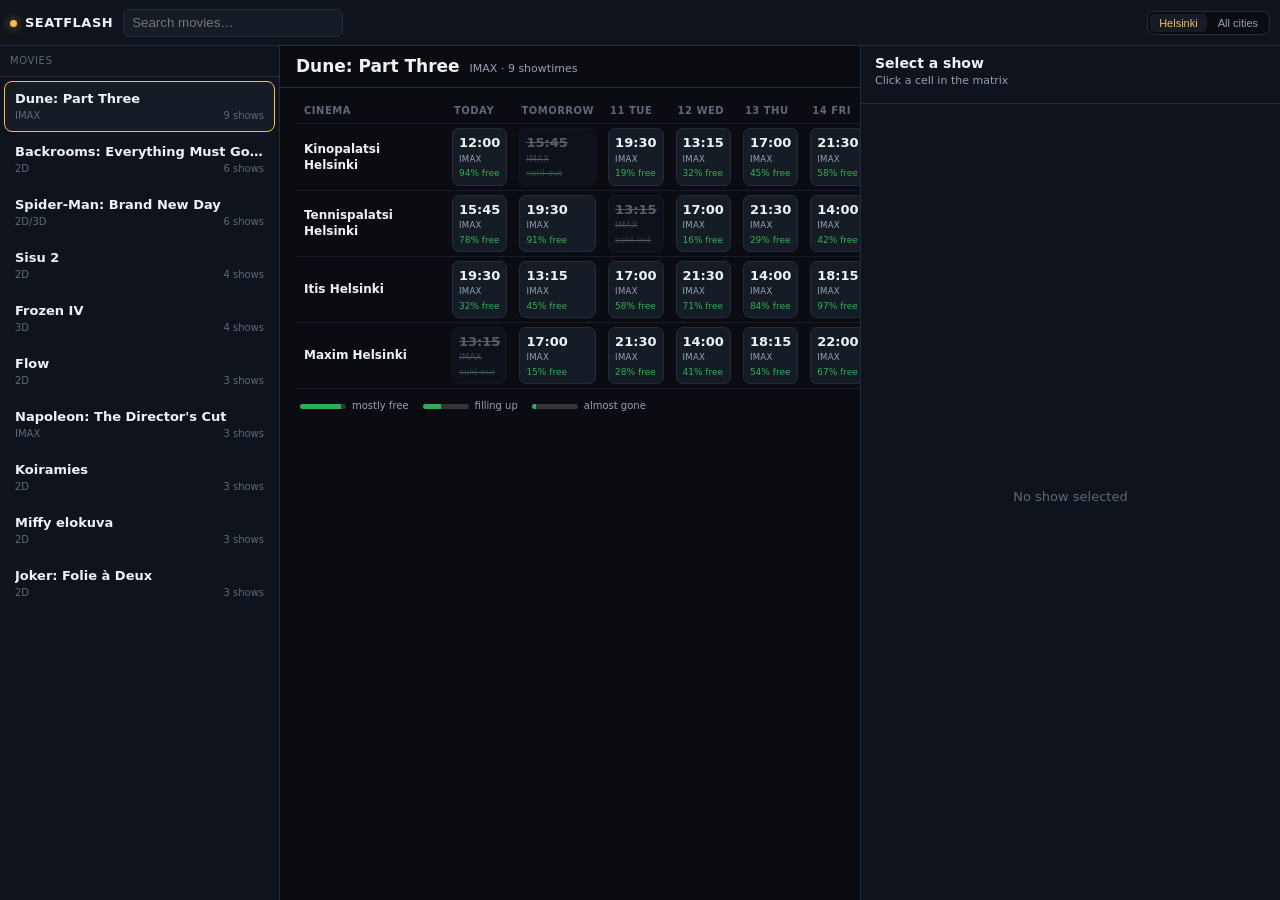
<file: sketches/005-movie-matrix/index.html>
<!doctype html>
<html lang="en">
<meta charset="utf-8">
<meta name="viewport" content="width=device-width,initial-scale=1">
<title>SeatFlash — B: Movie focus matrix</title>
<style>
*{box-sizing:border-box;margin:0;padding:0}
:root{--bg:#0a0c12;--panel:#0f131b;--raised:#161c26;--hover:#1b2230;--line:#232c3a;--soft:#171d28;--text:#eef1f6;--muted:#96a0b1;--dim:#5e6877;--accent:#f3bc4b;--screen:#7fb7e0;--free:#2eaf53;--sold:#34363b;--hold:#d8b94a}
html,body{height:100%}
body{font:13px/1.35 system-ui,-apple-system,"Segoe UI",sans-serif;background:var(--bg);color:var(--text);display:flex;flex-direction:column}
.top{display:flex;align-items:center;gap:10px;padding:0 10px;height:46px;border-bottom:1px solid var(--line);background:var(--panel);flex:0 0 auto}
.brand{font-weight:800;letter-spacing:.5px;white-space:nowrap}.brand i{display:inline-block;width:7px;height:7px;border-radius:50%;background:var(--accent);box-shadow:0 0 10px rgba(243,188,75,.7);margin-right:8px}
input{height:28px;width:220px;border:1px solid var(--line);border-radius:6px;background:var(--raised);color:var(--text);padding:0 8px;outline:none}
.spacer{flex:1}
.ctl{display:flex;gap:2px;padding:2px;border:1px solid var(--line);border-radius:7px;background:var(--bg)}
.ctl button{border:0;background:transparent;color:var(--muted);border-radius:5px;padding:3px 9px;cursor:pointer;font-size:11px}
.ctl button.active{background:var(--raised);color:var(--accent)}
.main{flex:1;min-height:0;display:grid;grid-template-columns:280px minmax(0,1fr) 420px}
.rail{min-height:0;border-right:1px solid var(--line);background:var(--panel);display:flex;flex-direction:column}
.rail-head{padding:8px 10px;border-bottom:1px solid var(--line);font-size:10px;color:var(--dim);text-transform:uppercase;letter-spacing:.6px}
.rail-list{flex:1;overflow:auto;padding:4px}
.movie{padding:8px 10px;border:1px solid transparent;border-radius:8px;cursor:pointer;margin-bottom:2px}
.movie:hover{background:var(--hover)}
.movie.sel{background:var(--raised);border-color:var(--accent)}
.m-name{font-weight:650;white-space:nowrap;overflow:hidden;text-overflow:ellipsis}
.m-meta{font-size:10px;color:var(--dim);margin-top:2px;display:flex;justify-content:space-between}
.stage{min-width:0;min-height:0;display:flex;flex-direction:column}
.stage-head{padding:9px 16px;border-bottom:1px solid var(--line);display:flex;align-items:baseline;gap:10px}
.stage-head h1{font-size:17px;font-weight:700;white-space:nowrap;overflow:hidden;text-overflow:ellipsis}
.stage-head .sub{font-size:11px;color:var(--muted);white-space:nowrap}
.matrix-wrap{flex:1;min-height:0;overflow:auto;padding:10px 16px 20px}
table{border-collapse:collapse;width:100%;min-width:640px}
th,td{text-align:left;padding:0;border-bottom:1px solid var(--soft)}
th{position:sticky;top:0;background:var(--bg);padding:6px 8px;font-size:10px;color:var(--dim);text-transform:uppercase;letter-spacing:.5px;z-index:1}
th.ci{position:sticky;left:0;z-index:2;min-width:150px}
td.ci{position:sticky;left:0;background:var(--bg);padding:8px;font-weight:600;font-size:12px;z-index:1}
td.cell{padding:4px 6px}
.cellbox{border:1px solid var(--line);background:var(--raised);border-radius:7px;padding:5px 6px;cursor:pointer;min-height:52px;display:flex;flex-direction:column;gap:2px}
.cellbox:hover{border-color:var(--accent)}
.cellbox .t{font-weight:700;font-variant-numeric:tabular-nums}
.cellbox .f{font-size:8.5px;color:var(--muted);letter-spacing:.3px}
.cellbox .p{font-size:9px;color:var(--free)}
.cellbox.empty{border-color:transparent;background:transparent;cursor:default;opacity:.25}
.cellbox.sold{opacity:.35;text-decoration:line-through;cursor:default}
.legend{display:flex;gap:14px;margin-top:10px;font-size:10px;color:var(--muted);padding:0 4px}
.bar{width:46px;height:5px;border-radius:3px;background:linear-gradient(90deg,var(--free) var(--w),var(--sold) var(--w));display:inline-block;vertical-align:middle;margin-right:6px}
.seatpane{min-width:0;min-height:0;border-left:1px solid var(--line);background:var(--panel);display:flex;flex-direction:column}
.seat-head{padding:8px 14px;border-bottom:1px solid var(--line);min-height:50px}
.sh1{font-size:14px;font-weight:700;white-space:nowrap;overflow:hidden;text-overflow:ellipsis}
.sh2{font-size:11px;color:var(--muted);margin-top:1px}
.stats{display:flex;gap:14px;margin-top:6px;font-size:11px;color:var(--muted)}
.stats strong{color:var(--text)}
.seat-map{flex:1;min-height:0;overflow:auto;display:grid;place-items:start center;padding:12px 16px 22px}
.map-inner{min-width:min-content}
.screen{height:5px;width:75%;margin:0 auto 6px;border-radius:50%;background:linear-gradient(90deg,transparent,var(--screen) 15% 85%,transparent);box-shadow:0 -7px 22px rgba(127,183,224,.28)}
.screen-label{text-align:center;font-size:9px;letter-spacing:2px;color:var(--dim);margin-bottom:8px}
.area-label{text-align:center;font-size:10px;color:var(--muted);margin:6px 0 4px}
.grid{display:grid;gap:2px;justify-content:center}
.seat{width:10px;height:10px;border-radius:2px;border:0;padding:0;background:var(--sold)}
.seat.av{background:var(--free)}.seat.held{background:var(--hold)}
.legend2{display:flex;justify-content:center;gap:12px;margin-top:10px;font-size:10px;color:var(--muted)}
.dot{display:inline-block;width:8px;height:8px;border-radius:2px;margin-right:4px;vertical-align:-1px}
.placeholder{color:var(--dim);text-align:center;padding:50px 20px;align-self:center}
</style>
<div class="top">
  <div class="brand"><i></i>SEATFLASH</div>
  <input id="q" placeholder="Search movies…">
  <div class="spacer"></div>
  <div class="ctl" id="scope"><button data-s="city" class="active">Helsinki</button><button data-s="all">All cities</button></div>
</div>
<div class="main">
  <aside class="rail">
    <div class="rail-head">Movies</div>
    <div class="rail-list" id="rail"></div>
  </aside>
  <section class="stage">
    <div class="stage-head"><h1 id="mTitle">Select a movie</h1><span class="sub" id="mSub">—</span></div>
    <div class="matrix-wrap" id="mw"><div class="placeholder">Pick a movie on the left —<br>you'll see every cinema × every day at once</div></div>
  </section>
  <aside class="seatpane">
    <div class="seat-head"><div class="sh1" id="sTitle">Select a show</div><div class="sh2" id="sSub">Click a cell in the matrix</div><div class="stats" id="stats"></div></div>
    <div class="seat-map" id="map"><div class="placeholder">No show selected</div></div>
  </aside>
</div>
<script>
const CINEMAS=["Kinopalatsi Helsinki","Tennispalatsi Helsinki","Itis Helsinki","Maxim Helsinki","Plevna Tampere","Cine Atlas Tampere","Kinopalatsi Turku"];
const DATA=[
 ["Dune: Part Three","IMAX",[["12:00",94],["15:45",71],["19:30",18],["13:15",82],["17:00",55],["21:30",9],["14:00",88],["18:15",40],["22:00",3]]],
 ["Backrooms: Everything Must Go Edition","2D",[["13:00",85],["18:15",62],["15:30",90],["21:00",31],["16:10",77],["20:10",44]]],
 ["Spider-Man: Brand New Day","2D/3D",[["12:30",96],["18:00",58],["15:10",73],["21:15",22],["13:00",91],["19:30",37]]],
 ["Sisu 2","2D",[["13:45",80],["19:15",25],["16:30",67],["22:00",5]]],
 ["Frozen IV","3D",[["13:00",88],["18:30",49],["15:45",76],["21:00",12]]],
 ["Flow","2D",[["14:15",92],["19:00",35],["16:45",83]]],
 ["Napoleon: The Director's Cut","IMAX",[["12:45",97],["21:30",8],["17:00",52]]],
 ["Koiramies","2D",[["13:15",86],["18:45",60],["16:00",79]]],
 ["Miffy elokuva","2D",[["12:00",99],["14:00",94],["15:30",89]]],
 ["Joker: Folie à Deux","2D",[["15:00",71],["21:45",14],["18:15",56]]],
];
const DAYS=["Today","Tomorrow","11 Tue","12 Wed","13 Thu","14 Fri","15 Sat"];
let sel=null,focused=0;
function esc(s){return String(s??"").replace(/[&<>"']/g,c=>({"&":"&amp;","<":"&lt;",">":"&gt;",'"':"&quot;","'":"&#39;"}[c]))}
function renderRail(){
  const q=document.querySelector("#q").value.toLowerCase();
  const rows=DATA.filter(m=>m[0].toLowerCase().includes(q));
  document.querySelector("#rail").innerHTML=rows.map((m,i)=>`<div class="movie ${i===focused?'sel':''}" data-i="${i}"><div class="m-name">${m[0]}</div><div class="m-meta"><span>${m[1]}</span><span>${m[2].length} shows</span></div></div>`).join("");
}
function pctFor(mi,ci,di){const m=DATA[mi];const base=m[2][ci%m[2].length][1];return Math.max(3,Math.min(98,(base+ci*7+di*13)%101))}
function renderMatrix(){
  const m=DATA[focused];
  document.querySelector("#mTitle").textContent=m[0];
  document.querySelector("#mSub").textContent=m[1]+" · "+m[2].length+" showtimes";
  const cityOnly=document.querySelector("#scope .active").dataset.s==="city";
  const cinemas=cityOnly?CINEMAS.slice(0,4):CINEMAS;
  let html=`<table><thead><tr><th class="ci">Cinema</th>${DAYS.map(d=>`<th>${d}</th>`).join("")}</tr></thead><tbody>`;
  cinemas.forEach((cn,ci)=>{
    html+=`<tr><td class="ci">${cn}</td>`;
    DAYS.forEach((d,di)=>{
      const p=pctFor(focused,ci,di);
      const time=m[2][(ci+di)%m[2].length][0];
      const sold=p<8;
      html+=`<td class="cell"><div class="cellbox ${sold?'sold':''}" data-m="${esc(m[0])}" data-c="${esc(cn)}" data-t="${time}" data-p="${p}"><span class="t">${time}</span><span class="f">${m[1]}</span><span class="p">${sold?'sold out':p+'% free'}</span></div></td>`;
    });
    html+=`</tr>`;
  });
  html+=`</tbody></table><div class="legend"><span><span class="bar" style="--w:90%"></span>mostly free</span><span><span class="bar" style="--w:40%"></span>filling up</span><span><span class="bar" style="--w:8%"></span>almost gone</span></div>`;
  document.querySelector("#mw").innerHTML=html;
}
function seatmap(t){
  const cols=14,rows=8,g=document.createElement("div");g.className="grid";g.style.gridTemplateColumns=`repeat(${cols},10px)`;
  let n=0;const seed=t.split("").reduce((a,c)=>a+c.charCodeAt(0),0);const rnd=()=>{const x=Math.sin(n++*seed)*10000;return x-Math.floor(x)};let av=0;
  const p=40+(seed%58);
  for(let r=0;r<rows;r++)for(let c=0;c<cols;c++){const rv=rnd(),cls=rv<p/100?"av":rv<.95?"":"held";if(cls==="av")av++;const b=document.createElement("button");b.className=`seat ${cls}`;g.appendChild(b)}
  const w=document.createElement("div");w.className="map-inner";
  w.innerHTML=`<div class="screen"></div><div class="screen-label">SCREEN</div><div class="area-label">Katsomo</div>`;
  w.appendChild(g);
  w.innerHTML+=`<div class="legend2"><span><i class="dot" style="background:var(--free)"></i>Available</span><span><i class="dot" style="background:var(--sold)"></i>Unavailable</span><span><i class="dot" style="background:var(--hold)"></i>Held</span></div>`;
  return [w,av,p];
}
function load(m,c,t,p){document.querySelector("#sTitle").textContent=m;document.querySelector("#sSub").textContent=`${c} · ${t}`;const [map,av,pp]=seatmap(t+c);const mm=document.querySelector("#map");mm.innerHTML="";mm.appendChild(map);document.querySelector("#stats").innerHTML=`<span><strong>${av}</strong> free</span><span><strong>${pp}%</strong> open</span>`}
document.querySelector("#rail").onclick=e=>{const mv=e.target.closest(".movie");if(!mv)return;focused=+mv.dataset.i;renderRail();renderMatrix()};
document.querySelector("#mw").onclick=e=>{const b=e.target.closest(".cellbox");if(!b||b.classList.contains("sold"))return;load(b.dataset.m,b.dataset.c,b.dataset.t,b.dataset.p)};
document.querySelector("#q").oninput=renderRail;
document.querySelector("#scope").onclick=e=>{const b=e.target.closest("button");if(!b)return;document.querySelectorAll("#scope button").forEach(x=>x.classList.toggle("active",x===b));renderMatrix()};
renderRail();renderMatrix();
</script>
</html>
</file>
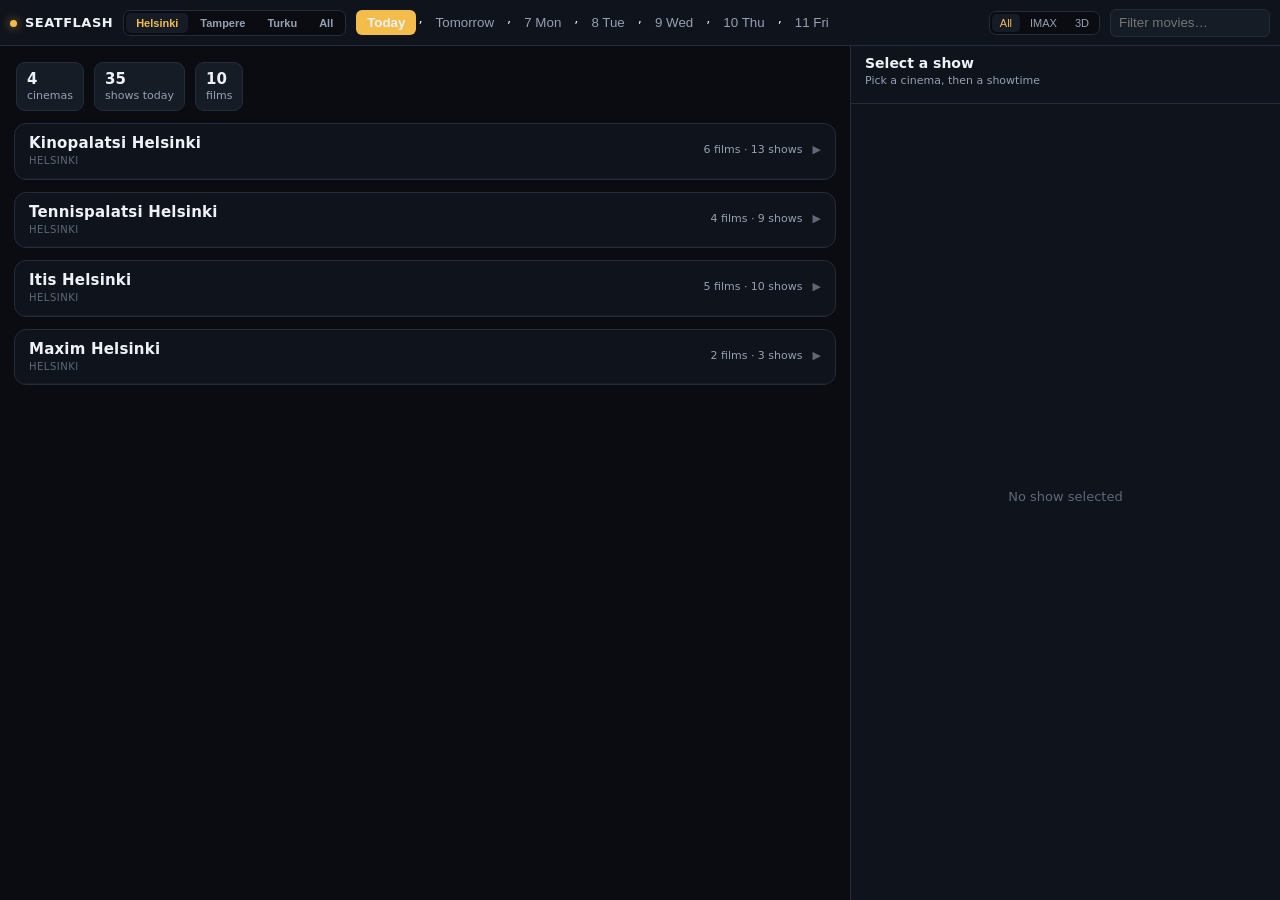
<file: sketches/006-city-explorer/index.html>
<!doctype html>
<html lang="en">
<meta charset="utf-8">
<meta name="viewport" content="width=device-width,initial-scale=1">
<title>SeatFlash — C: City explorer</title>
<style>
*{box-sizing:border-box;margin:0;padding:0}
:root{--bg:#0a0c12;--panel:#0f131b;--raised:#161c26;--hover:#1b2230;--line:#232c3a;--soft:#171d28;--text:#eef1f6;--muted:#96a0b1;--dim:#5e6877;--accent:#f3bc4b;--screen:#7fb7e0;--free:#2eaf53;--sold:#34363b;--hold:#d8b94a}
html,body{height:100%}
body{font:13px/1.35 system-ui,-apple-system,"Segoe UI",sans-serif;background:var(--bg);color:var(--text);display:flex;flex-direction:column}
.top{display:flex;align-items:center;gap:10px;padding:0 10px;height:46px;border-bottom:1px solid var(--line);background:var(--panel);flex:0 0 auto}
.brand{font-weight:800;letter-spacing:.5px;white-space:nowrap}.brand i{display:inline-block;width:7px;height:7px;border-radius:50%;background:var(--accent);box-shadow:0 0 10px rgba(243,188,75,.7);margin-right:8px}
.cities{display:flex;gap:2px;padding:2px;border:1px solid var(--line);border-radius:7px;background:var(--bg)}
.cities button{border:0;background:transparent;color:var(--muted);border-radius:5px;padding:4px 10px;cursor:pointer;font-size:11px;font-weight:600}
.cities button.active{background:var(--raised);color:var(--accent)}
.days{display:flex;gap:2px;flex:1;overflow-x:auto;scrollbar-width:none}
.day{border:1px solid transparent;background:transparent;color:var(--muted);border-radius:6px;padding:4px 10px;cursor:pointer;white-space:nowrap}
.day:hover{background:var(--hover);color:var(--text)}.day.active{background:var(--accent);color:var(--accent-ink);font-weight:600}
.ctl{display:flex;gap:2px;padding:2px;border:1px solid var(--line);border-radius:7px;background:var(--bg)}
.ctl button{border:0;background:transparent;color:var(--muted);border-radius:5px;padding:3px 8px;cursor:pointer;font-size:11px}
.ctl button.active{background:var(--raised);color:var(--accent)}
.top input{height:28px;width:160px;border:1px solid var(--line);border-radius:6px;background:var(--raised);color:var(--text);padding:0 8px;outline:none}
.main{flex:1;min-height:0;display:grid;grid-template-columns:minmax(0,1fr) 430px}
.cityview{min-width:0;min-height:0;overflow:auto;padding:10px 14px 24px}
.cinema-card{border:1px solid var(--line);border-radius:12px;background:var(--panel);margin-bottom:12px;overflow:hidden}
.cinema-head{display:flex;align-items:center;gap:10px;padding:10px 14px;border-bottom:1px solid var(--soft);cursor:pointer}
.cinema-head:hover{background:var(--hover)}
.ch-name{font:700 15px/1.2 system-ui;letter-spacing:.2px}
.ch-city{font-size:10px;color:var(--dim);text-transform:uppercase;letter-spacing:.5px;margin-top:2px}
.ch-count{margin-left:auto;font-size:11px;color:var(--muted)}
.ch-arrow{color:var(--dim);font-size:11px;transition:transform .15s}
.cinema-card.open .ch-arrow{transform:rotate(90deg)}
.cinema-body{display:none;padding:6px 14px 12px}
.cinema-card.open .cinema-body{display:block}
.mrow{padding:8px 4px;border-bottom:1px solid var(--soft)}
.mrow:last-child{border-bottom:0}
.mrow-top{display:flex;align-items:baseline;gap:8px}
.mname{font-weight:650}
.mfmt{font-size:9px;color:var(--dim);font-family:ui-monospace,monospace}
.mtimes{display:flex;flex-wrap:wrap;gap:4px;margin-top:5px}
.chip{border:1px solid var(--line);background:var(--raised);border-radius:6px;padding:3px 7px;cursor:pointer;font-size:11px;display:inline-flex;flex-direction:column;align-items:flex-start;min-width:52px;color:var(--text)}
.chip:hover{border-color:var(--accent)}
.chip .t{font-weight:650;font-variant-numeric:tabular-nums}
.chip .p{font-size:8.5px;color:var(--free)}
.chip.sold{opacity:.35;text-decoration:line-through;cursor:default}
.cinema-card.closed .mrow{display:none}
.summary-row{display:flex;gap:10px;padding:6px 2px;margin-bottom:6px;overflow-x:auto;scrollbar-width:none}
.stat{flex:0 0 auto;border:1px solid var(--line);border-radius:9px;background:var(--raised);padding:6px 10px;font-size:11px;color:var(--muted)}
.stat b{display:block;font-size:15px;color:var(--text);font-variant-numeric:tabular-nums}
.seatpane{min-width:0;min-height:0;border-left:1px solid var(--line);background:var(--panel);display:flex;flex-direction:column}
.seat-head{padding:8px 14px;border-bottom:1px solid var(--line);min-height:50px}
.sh1{font-size:14px;font-weight:700;white-space:nowrap;overflow:hidden;text-overflow:ellipsis}
.sh2{font-size:11px;color:var(--muted);margin-top:1px}
.stats{display:flex;gap:14px;margin-top:6px;font-size:11px;color:var(--muted)}
.stats strong{color:var(--text)}
.seat-map{flex:1;min-height:0;overflow:auto;display:grid;place-items:start center;padding:12px 16px 22px}
.map-inner{min-width:min-content}
.screen{height:5px;width:75%;margin:0 auto 6px;border-radius:50%;background:linear-gradient(90deg,transparent,var(--screen) 15% 85%,transparent);box-shadow:0 -7px 22px rgba(127,183,224,.28)}
.screen-label{text-align:center;font-size:9px;letter-spacing:2px;color:var(--dim);margin-bottom:8px}
.area-label{text-align:center;font-size:10px;color:var(--muted);margin:6px 0 4px}
.grid{display:grid;gap:2px;justify-content:center}
.seat{width:10px;height:10px;border-radius:2px;border:0;padding:0;background:var(--sold)}
.seat.av{background:var(--free)}.seat.held{background:var(--hold)}
.legend{display:flex;justify-content:center;gap:12px;margin-top:10px;font-size:10px;color:var(--muted)}
.dot{display:inline-block;width:8px;height:8px;border-radius:2px;margin-right:4px;vertical-align:-1px}
.placeholder{color:var(--dim);text-align:center;padding:50px 20px;align-self:center}
</style>
<div class="top">
  <div class="brand"><i></i>SEATFLASH</div>
  <div class="cities" id="cities"><button data-c="Helsinki" class="active">Helsinki</button><button data-c="Tampere">Tampere</button><button data-c="Turku">Turku</button><button data-c="All">All</button></div>
  <div class="days" id="days"></div>
  <div class="ctl" id="fmt"><button data-f="All" class="active">All</button><button data-f="IMAX">IMAX</button><button data-f="3D">3D</button></div>
  <input id="q" placeholder="Filter movies…">
</div>
<div class="main">
  <section class="cityview" id="view"></section>
  <aside class="seatpane">
    <div class="seat-head"><div class="sh1" id="sTitle">Select a show</div><div class="sh2" id="sSub">Pick a cinema, then a showtime</div><div class="stats" id="stats"></div></div>
    <div class="seat-map" id="map"><div class="placeholder">No show selected</div></div>
  </aside>
</div>
<script>
const CITIES={Helsinki:["Kinopalatsi Helsinki","Tennispalatsi Helsinki","Itis Helsinki","Maxim Helsinki"],Tampere:["Plevna Tampere","Cine Atlas Tampere"],Turku:["Kinopalatsi Turku"]};
const DATA=[
 ["Dune: Part Three","IMAX",{"Kinopalatsi Helsinki":["12:00","15:45","19:30"],"Tennispalatsi Helsinki":["13:15","17:00","21:30"],"Itis Helsinki":["14:00","18:15","22:00"],"Plevna Tampere":["16:00","20:00"]}],
 ["Backrooms: Everything Must Go Edition","2D",{"Kinopalatsi Helsinki":["13:00","18:15"],"Tennispalatsi Helsinki":["15:30","21:00"],"Maxim Helsinki":["16:10","20:10"],"Cine Atlas Tampere":["17:45"]}],
 ["Spider-Man: Brand New Day","2D/3D",{"Itis Helsinki":["12:30","18:00"],"Kinopalatsi Helsinki":["15:10","21:15"],"Plevna Tampere":["13:00","19:30"],"Kinopalatsi Turku":["14:20","20:40"]}],
 ["Sisu 2","2D",{"Tennispalatsi Helsinki":["13:45","19:15"],"Itis Helsinki":["16:30","22:00"]}],
 ["Frozen IV","3D",{"Kinopalatsi Helsinki":["13:00","18:30"],"Plevna Tampere":["15:45","21:00"]}],
 ["Flow","2D",{"Itis Helsinki":["14:15","19:00"],"Kinopalatsi Turku":["16:45"]}],
 ["Napoleon: The Director's Cut","IMAX",{"Kinopalatsi Helsinki":["12:45","21:30"],"Cine Atlas Tampere":["17:00"]}],
 ["Koiramies","2D",{"Tennispalatsi Helsinki":["13:15","18:45"],"Maxim Helsinki":["16:00"]}],
 ["Miffy elokuva","2D",{"Kinopalatsi Turku":["12:00","14:00"],"Plevna Tampere":["15:30"]}],
 ["Joker: Folie à Deux","2D",{"Kinopalatsi Helsinki":["15:00","21:45"],"Itis Helsinki":["18:15"]}],
];
let open=null;
function esc(s){return String(s??"").replace(/[&<>"']/g,c=>({"&":"&amp;","<":"&lt;",">":"&gt;",'"':"&quot;","'":"&#39;"}[c]))}
function pct(t){const s=t.split("").reduce((a,c)=>a+c.charCodeAt(0),0);return 40+(s%58)}
function renderDays(){const names=["Today","Tomorrow"],el=document.querySelector("#days");el.innerHTML=Array.from({length:7},(_,i)=>{const d=new Date();d.setDate(d.getDate()+i);const l=names[i]||d.toLocaleDateString("en",{weekday:"short",day:"numeric"});return `<button class="day ${i===0?'active':''}">${l}</button>`})}
function render(){
  const city=document.querySelector("#cities .active").dataset.c,f=document.querySelector("#fmt .active").dataset.f,q=document.querySelector("#q").value.toLowerCase();
  const cinemas=city==="All"?Object.values(CITIES).flat():CITIES[city];
  const byCin={};
  for(const cn of cinemas)byCin[cn]=[];
  for(const [name,fmt,byC] of DATA){
    if(q&&!name.toLowerCase().includes(q))continue;
    if(f!=="All"&&!fmt.includes(f))continue;
    for(const [cn,times] of Object.entries(byC))if(byCin[cn])byCin[cn].push([name,fmt,times]);
  }
  let totalShows=0,totalFree=0;
  const cards=cinemas.map(cn=>{
    const rows=byCin[cn].sort((a,b)=>a[0].localeCompare(b[0]));
    const shows=rows.reduce((n,r)=>n+r[2].length,0);totalShows+=shows;
    const isOpen=open===cn;
    return `<div class="cinema-card ${isOpen?'open':'closed'}" data-cn="${esc(cn)}">
      <div class="cinema-head"><div><div class="ch-name">${cn}</div><div class="ch-city">${city}</div></div><div class="ch-count">${rows.length} films · ${shows} shows</div><div class="ch-arrow">▶</div></div>
      <div class="cinema-body">${rows.map(([name,fmt,times])=>`<div class="mrow"><div class="mrow-top"><span class="mname">${name}</span><span class="mfmt">${fmt}</span></div><div class="mtimes">${times.map(t=>`<button class="chip" data-m="${esc(name)}" data-c="${esc(cn)}" data-t="${t}"><span class="t">${t}</span><span class="p">${pct(t)}% free</span></button>`).join("")}</div></div>`).join("")}</div>
    </div>`;
  });
  document.querySelector("#view").innerHTML=`<div class="summary-row"><div class="stat"><b>${cinemas.length}</b>cinemas</div><div class="stat"><b>${totalShows}</b>shows today</div><div class="stat"><b>${DATA.length}</b>films</div></div>`+cards.join("");
}
function seatmap(t){
  const cols=14,rows=8,g=document.createElement("div");g.className="grid";g.style.gridTemplateColumns=`repeat(${cols},10px)`;
  let n=0;const seed=t.split("").reduce((a,c)=>a+c.charCodeAt(0),0);const rnd=()=>{const x=Math.sin(n++*seed)*10000;return x-Math.floor(x)};let av=0;
  const p=pct(t);
  for(let r=0;r<rows;r++)for(let c=0;c<cols;c++){const rv=rnd(),cls=rv<p/100?"av":rv<.95?"":"held";if(cls==="av")av++;const b=document.createElement("button");b.className=`seat ${cls}`;g.appendChild(b)}
  const w=document.createElement("div");w.className="map-inner";
  w.innerHTML=`<div class="screen"></div><div class="screen-label">SCREEN</div><div class="area-label">Katsomo</div>`;
  w.appendChild(g);
  w.innerHTML+=`<div class="legend"><span><i class="dot" style="background:var(--free)"></i>Available</span><span><i class="dot" style="background:var(--sold)"></i>Unavailable</span><span><i class="dot" style="background:var(--hold)"></i>Held</span></div>`;
  return [w,av];
}
function load(m,c,t){document.querySelector("#sTitle").textContent=m;document.querySelector("#sSub").textContent=`${c} · ${t}`;const [map,av]=seatmap(t+c);const mm=document.querySelector("#map");mm.innerHTML="";mm.appendChild(map);document.querySelector("#stats").innerHTML=`<span><strong>${av}</strong> free</span><span><strong>${Math.round(av/112*100)}%</strong> open</span>`}
document.querySelector("#cities").onclick=e=>{const b=e.target.closest("button");if(!b)return;document.querySelectorAll("#cities button").forEach(x=>x.classList.toggle("active",x===b));open=null;render()};
document.querySelector("#fmt").onclick=e=>{const b=e.target.closest("button");if(!b)return;document.querySelectorAll("#fmt button").forEach(x=>x.classList.toggle("active",x===b));render()};
document.querySelector("#q").oninput=render;
document.querySelector("#view").onclick=e=>{
  const chip=e.target.closest(".chip");if(chip)return load(chip.dataset.m,chip.dataset.c,chip.dataset.t);
  const head=e.target.closest(".cinema-head");if(head){const card=head.closest(".cinema-card");open=card.dataset.cn===open?null:card.dataset.cn;render()}
};
renderDays();render();
</script>
</html>
</file>
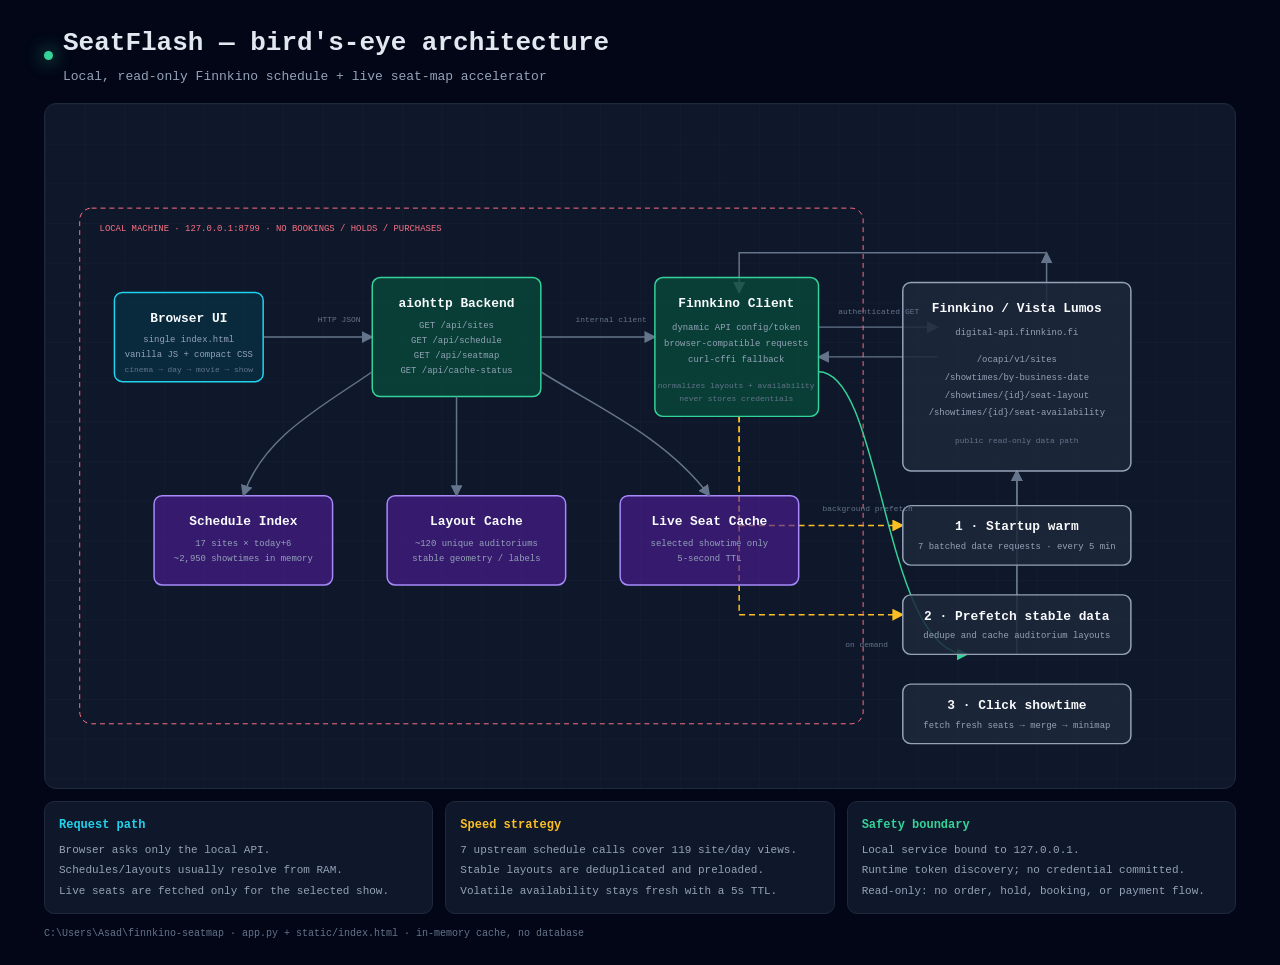
<file: architecture.html>
<!doctype html>
<html lang="en">
<meta charset="utf-8">
<meta name="viewport" content="width=device-width,initial-scale=1">
<title>SeatFlash — Architecture</title>
<style>
:root{color-scheme:dark;--bg:#020617;--panel:#0f172a;--line:#1e293b;--text:#e2e8f0;--muted:#94a3b8;--cyan:#22d3ee;--green:#34d399;--violet:#a78bfa;--amber:#fbbf24;--slate:#94a3b8;--rose:#fb7185}*{box-sizing:border-box}body{margin:0;background:var(--bg);color:var(--text);font:13px/1.5 ui-monospace,SFMono-Regular,Consolas,monospace}.wrap{max-width:1240px;margin:auto;padding:24px}.head{display:flex;align-items:center;gap:10px;margin-bottom:16px}.pulse{width:9px;height:9px;border-radius:50%;background:var(--green);box-shadow:0 0 18px var(--green)}h1{font:600 20px/1.2 inherit;margin:0}.subtitle{color:var(--muted);margin-top:4px}.frame{background:var(--panel);border:1px solid var(--line);border-radius:12px;overflow:auto}svg{display:block;width:100%;min-width:980px;height:auto}.box{rx:8;stroke-width:1.5}.front{fill:#083344;fill-opacity:.72;stroke:var(--cyan)}.back{fill:#064e3b;fill-opacity:.72;stroke:var(--green)}.cache{fill:#4c1d95;fill-opacity:.64;stroke:var(--violet)}.external{fill:#1e293b;fill-opacity:.85;stroke:var(--slate)}.security{fill:#881337;fill-opacity:.48;stroke:var(--rose);stroke-dasharray:5 4}.label{fill:#f8fafc;font-size:13px;font-weight:600}.sub{fill:var(--muted);font-size:9px}.tiny{fill:#64748b;font-size:8px}.arrow{fill:none;stroke:#64748b;stroke-width:1.5;marker-end:url(#arrow)}.warm{fill:none;stroke:var(--amber);stroke-width:1.5;stroke-dasharray:6 4;marker-end:url(#arrowAmber)}.live{fill:none;stroke:var(--green);stroke-width:1.5;marker-end:url(#arrowGreen)}.zone{fill:none;stroke:var(--rose);stroke-width:1;stroke-dasharray:5 4;rx:12}.zone-label{fill:var(--rose);font-size:9px}.cards{display:grid;grid-template-columns:repeat(3,1fr);gap:12px;margin-top:12px}.card{background:var(--panel);border:1px solid var(--line);border-radius:10px;padding:14px}.card h2{font-size:12px;margin:0 0 8px}.card ul{padding:0;margin:0;list-style:none;color:var(--muted);font-size:11px}.card li+li{margin-top:4px}.cyan{color:var(--cyan)}.green{color:var(--green)}.amber{color:var(--amber)}footer{color:#64748b;font-size:10px;margin-top:12px}@media(max-width:800px){.wrap{padding:12px}.cards{grid-template-columns:1fr}}
</style>
<div class="wrap">
  <header class="head"><span class="pulse"></span><div><h1>SeatFlash — bird's-eye architecture</h1><div class="subtitle">Local, read-only Finnkino schedule + live seat-map accelerator</div></div></header>
  <div class="frame">
  <svg viewBox="0 0 1200 690" role="img" aria-label="SeatFlash architecture diagram">
    <defs>
      <pattern id="grid" width="40" height="40" patternUnits="userSpaceOnUse"><path d="M40 0H0V40" fill="none" stroke="#1e293b" stroke-width=".5"/></pattern>
      <marker id="arrow" markerWidth="8" markerHeight="8" refX="7" refY="4" orient="auto"><path d="M0 0L8 4L0 8Z" fill="#64748b"/></marker>
      <marker id="arrowAmber" markerWidth="8" markerHeight="8" refX="7" refY="4" orient="auto"><path d="M0 0L8 4L0 8Z" fill="#fbbf24"/></marker>
      <marker id="arrowGreen" markerWidth="8" markerHeight="8" refX="7" refY="4" orient="auto"><path d="M0 0L8 4L0 8Z" fill="#34d399"/></marker>
    </defs>
    <rect width="1200" height="690" fill="url(#grid)"/>

    <!-- arrows behind boxes -->
    <path class="arrow" d="M220 235H330"/><path class="arrow" d="M500 235H615"/>
    <path class="arrow" d="M780 225H900"/><path class="arrow" d="M900 255H780"/>
    <path class="warm" d="M700 315V425H865"/><path class="warm" d="M700 315V515H865"/>
    <path class="live" d="M780 270C845 270 845 555 930 555"/>
    <path class="arrow" d="M980 425V370"/><path class="arrow" d="M980 515V370"/><path class="arrow" d="M980 555V370"/>
    <path class="arrow" d="M1010 205V150"/><path class="arrow" d="M1010 150H700V190"/>

    <!-- local boundary -->
    <rect class="zone" x="35" y="105" width="790" height="520"/>
    <text class="zone-label" x="55" y="128">LOCAL MACHINE · 127.0.0.1:8799 · NO BOOKINGS / HOLDS / PURCHASES</text>

    <!-- User/browser -->
    <rect class="box front" x="70" y="190" width="150" height="90"/>
    <text class="label" x="145" y="220" text-anchor="middle">Browser UI</text>
    <text class="sub" x="145" y="240" text-anchor="middle">single index.html</text>
    <text class="sub" x="145" y="255" text-anchor="middle">vanilla JS + compact CSS</text>
    <text class="tiny" x="145" y="270" text-anchor="middle">cinema → day → movie → show</text>

    <!-- API -->
    <rect class="box back" x="330" y="175" width="170" height="120"/>
    <text class="label" x="415" y="205" text-anchor="middle">aiohttp Backend</text>
    <text class="sub" x="415" y="226" text-anchor="middle">GET /api/sites</text>
    <text class="sub" x="415" y="241" text-anchor="middle">GET /api/schedule</text>
    <text class="sub" x="415" y="256" text-anchor="middle">GET /api/seatmap</text>
    <text class="sub" x="415" y="271" text-anchor="middle">GET /api/cache-status</text>

    <!-- Client -->
    <rect class="box back" x="615" y="175" width="165" height="140"/>
    <text class="label" x="697" y="205" text-anchor="middle">Finnkino Client</text>
    <text class="sub" x="697" y="228" text-anchor="middle">dynamic API config/token</text>
    <text class="sub" x="697" y="244" text-anchor="middle">browser-compatible requests</text>
    <text class="sub" x="697" y="260" text-anchor="middle">curl-cffi fallback</text>
    <text class="tiny" x="697" y="286" text-anchor="middle">normalizes layouts + availability</text>
    <text class="tiny" x="697" y="300" text-anchor="middle">never stores credentials</text>

    <!-- caches -->
    <rect class="box cache" x="110" y="395" width="180" height="90"/>
    <text class="label" x="200" y="425" text-anchor="middle">Schedule Index</text>
    <text class="sub" x="200" y="446" text-anchor="middle">17 sites × today+6</text>
    <text class="sub" x="200" y="461" text-anchor="middle">~2,950 showtimes in memory</text>
    <path class="arrow" d="M330 270C280 305 220 335 200 395"/>

    <rect class="box cache" x="345" y="395" width="180" height="90"/>
    <text class="label" x="435" y="425" text-anchor="middle">Layout Cache</text>
    <text class="sub" x="435" y="446" text-anchor="middle">~120 unique auditoriums</text>
    <text class="sub" x="435" y="461" text-anchor="middle">stable geometry / labels</text>
    <path class="arrow" d="M415 295V395"/>

    <rect class="box cache" x="580" y="395" width="180" height="90"/>
    <text class="label" x="670" y="425" text-anchor="middle">Live Seat Cache</text>
    <text class="sub" x="670" y="446" text-anchor="middle">selected showtime only</text>
    <text class="sub" x="670" y="461" text-anchor="middle">5-second TTL</text>
    <path class="arrow" d="M500 270C555 305 625 335 670 395"/>

    <rect class="box external" x="865" y="180" width="230" height="190"/>
    <text class="label" x="980" y="210" text-anchor="middle">Finnkino / Vista Lumos</text>
    <text class="sub" x="980" y="233" text-anchor="middle">digital-api.finnkino.fi</text>
    <text class="sub" x="980" y="260" text-anchor="middle">/ocapi/v1/sites</text>
    <text class="sub" x="980" y="278" text-anchor="middle">/showtimes/by-business-date</text>
    <text class="sub" x="980" y="296" text-anchor="middle">/showtimes/{id}/seat-layout</text>
    <text class="sub" x="980" y="314" text-anchor="middle">/showtimes/{id}/seat-availability</text>
    <text class="tiny" x="980" y="342" text-anchor="middle">public read-only data path</text>

    <!-- flow stages -->
    <rect class="box external" x="865" y="405" width="230" height="60"/>
    <text class="label" x="980" y="430" text-anchor="middle">1 · Startup warm</text>
    <text class="sub" x="980" y="449" text-anchor="middle">7 batched date requests · every 5 min</text>

    <rect class="box external" x="865" y="495" width="230" height="60"/>
    <text class="label" x="980" y="520" text-anchor="middle">2 · Prefetch stable data</text>
    <text class="sub" x="980" y="539" text-anchor="middle">dedupe and cache auditorium layouts</text>

    <rect class="box external" x="865" y="585" width="230" height="60"/>
    <text class="label" x="980" y="610" text-anchor="middle">3 · Click showtime</text>
    <text class="sub" x="980" y="629" text-anchor="middle">fetch fresh seats → merge → minimap</text>

    <text class="tiny" x="275" y="220">HTTP JSON</text>
    <text class="tiny" x="535" y="220">internal client</text>
    <text class="tiny" x="800" y="212">authenticated GET</text>
    <text class="tiny" x="784" y="410" fill="#fbbf24">background prefetch</text>
    <text class="tiny" x="807" y="548" fill="#34d399">on demand</text>
  </svg>
  </div>
  <section class="cards">
    <div class="card"><h2 class="cyan">Request path</h2><ul><li>Browser asks only the local API.</li><li>Schedules/layouts usually resolve from RAM.</li><li>Live seats are fetched only for the selected show.</li></ul></div>
    <div class="card"><h2 class="amber">Speed strategy</h2><ul><li>7 upstream schedule calls cover 119 site/day views.</li><li>Stable layouts are deduplicated and preloaded.</li><li>Volatile availability stays fresh with a 5s TTL.</li></ul></div>
    <div class="card"><h2 class="green">Safety boundary</h2><ul><li>Local service bound to 127.0.0.1.</li><li>Runtime token discovery; no credential committed.</li><li>Read-only: no order, hold, booking, or payment flow.</li></ul></div>
  </section>
  <footer>C:\Users\Asad\finnkino-seatmap · app.py + static/index.html · in-memory cache, no database</footer>
</div>
</html>
</file>
